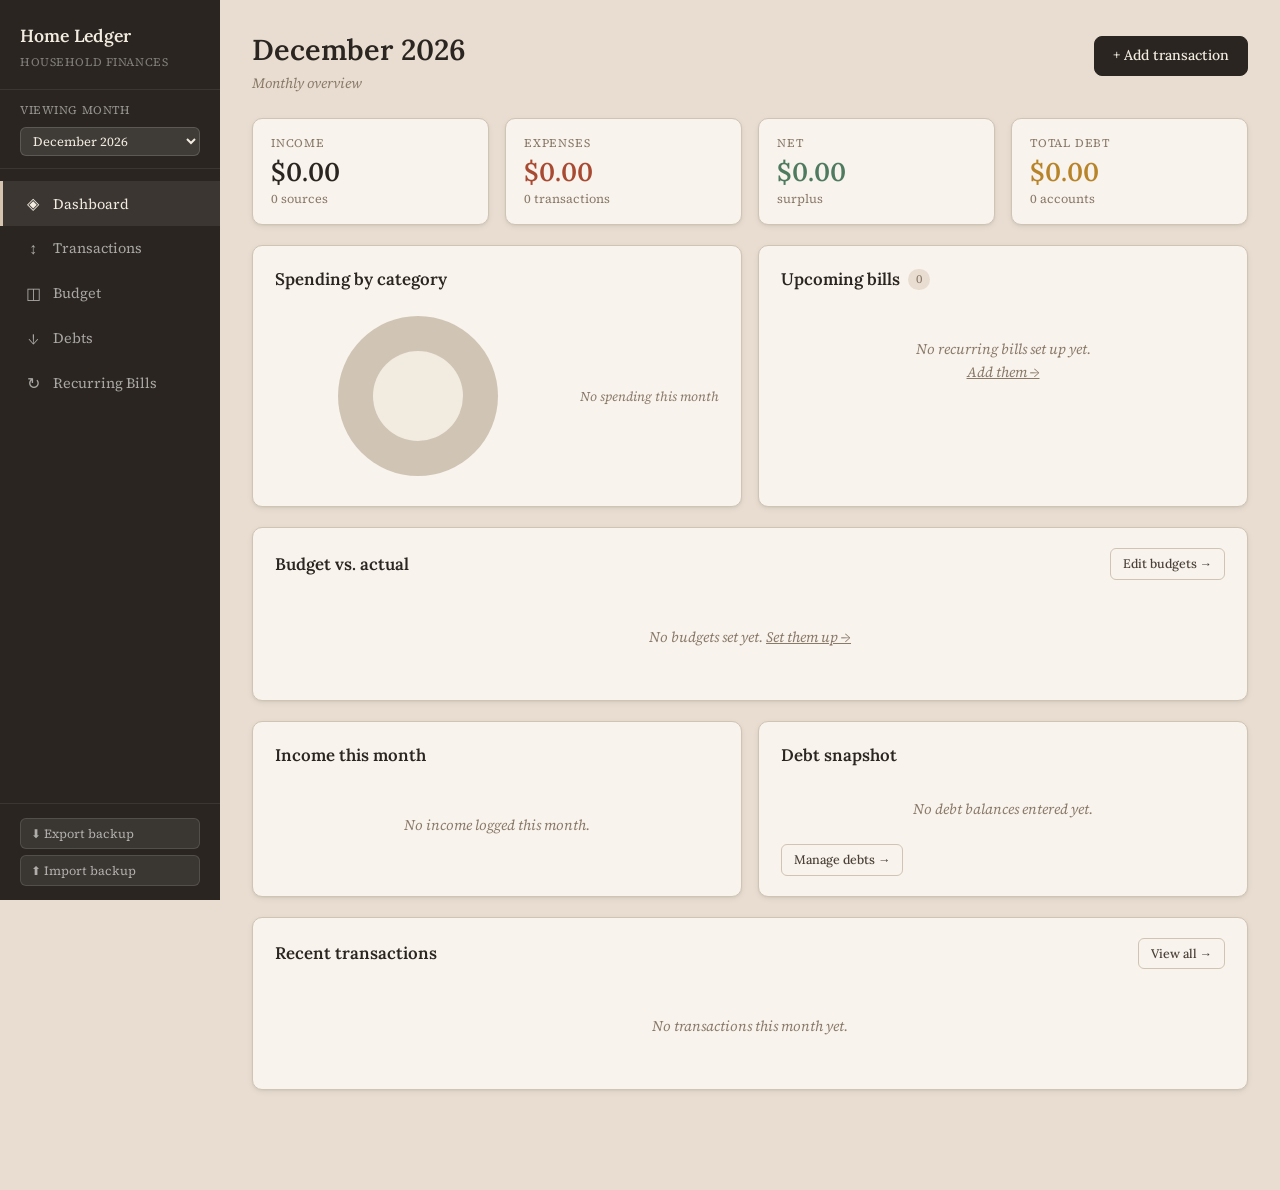
<file: index.html>
<!DOCTYPE html>
<html lang="en">
<head>
<meta charset="UTF-8">
<meta name="viewport" content="width=device-width, initial-scale=1.0">
<title>Home Ledger — Dashboard</title>
<link rel="stylesheet" href="css/style.css">
</head>
<body>

<!-- ── Sidebar ─────────────────────────────────────────────── -->
<aside class="sidebar">
  <div class="sidebar-brand">
    <span class="brand-name">Home Ledger</span>
    <span class="brand-sub">household finances</span>
  </div>
  <div class="sidebar-month">
    <div style="color:rgba(255,255,255,.5); font-size:.72rem; text-transform:uppercase; letter-spacing:.05em; margin-bottom:4px;">Viewing month</div>
    <select id="globalMonthPicker"></select>
  </div>
  <nav>
    <a href="index.html" class="nav-link active"><span class="nav-icon">◈</span> Dashboard</a>
    <a href="transactions.html" class="nav-link"><span class="nav-icon">↕</span> Transactions</a>
    <a href="budget.html" class="nav-link"><span class="nav-icon">◫</span> Budget</a>
    <a href="debts.html" class="nav-link"><span class="nav-icon">↓</span> Debts</a>
    <a href="recurring.html" class="nav-link"><span class="nav-icon">↻</span> Recurring Bills</a>
  </nav>
  <div class="sidebar-footer">
    <button id="exportBtn">⬇ Export backup</button>
    <button id="importBtn">⬆ Import backup</button>
    <input type="file" id="importFile" accept=".json" style="display:none">
  </div>
</aside>

<!-- ── Main ────────────────────────────────────────────────── -->
<main class="main">

  <div class="page-header">
    <div>
      <h1 id="dashTitle">Dashboard</h1>
      <div class="page-sub" id="dashSub"></div>
    </div>
    <div class="flex gap-8 flex-wrap">
      <a href="transactions.html#new" class="btn primary">+ Add transaction</a>
    </div>
  </div>

  <!-- Stat tiles -->
  <div class="grid-4 section-gap" id="statTiles"></div>

  <!-- Row: spending chart + upcoming bills -->
  <div class="grid-2 section-gap">
    <div class="card">
      <h2>Spending by category</h2>
      <div style="display:flex; gap:20px; align-items:center; flex-wrap:wrap;">
        <div class="pie-wrap">
          <canvas id="pieChart" width="180" height="180"></canvas>
        </div>
        <div class="pie-legend" id="pieLegend"></div>
      </div>
    </div>

    <div class="card">
      <h2>Upcoming bills <span class="card-count" id="upcomingCount">0</span></h2>
      <div id="upcomingBills"></div>
    </div>
  </div>

  <!-- Budget overview -->
  <div class="card section-gap">
    <div class="flex-between" style="margin-bottom:14px;">
      <h2 style="margin:0;">Budget vs. actual</h2>
      <a href="budget.html" class="btn sm">Edit budgets →</a>
    </div>
    <div id="budgetOverview"></div>
  </div>

  <!-- Row: income + debt summary -->
  <div class="grid-2 section-gap">
    <div class="card">
      <h2>Income this month</h2>
      <div id="incomeBreakdown"></div>
    </div>
    <div class="card">
      <h2>Debt snapshot</h2>
      <div id="debtSnapshot"></div>
      <a href="debts.html" class="btn sm mt-8">Manage debts →</a>
    </div>
  </div>

  <!-- Recent transactions -->
  <div class="card section-gap">
    <div class="flex-between" style="margin-bottom:14px;">
      <h2 style="margin:0;">Recent transactions</h2>
      <a href="transactions.html" class="btn sm">View all →</a>
    </div>
    <div id="recentTx"></div>
  </div>

</main>

<script src="js/data.js"></script>
<script>
const db = loadData();

// ── Month picker ───────────────────────────────────────────────
function buildMonthOptions() {
  const picker = document.getElementById('globalMonthPicker');
  // Generate last 18 months + next 3
  const months = [];
  const now = new Date();
  for (let i = -3; i <= 18; i++) {
    const d = new Date(now.getFullYear(), now.getMonth() - i, 1);
    months.push(d.toISOString().slice(0,7));
  }
  // also include any months that have data
  db.transactions.forEach(t => { if (!months.includes(monthKey(t.date))) months.push(monthKey(t.date)); });
  db.income.forEach(i => { if (!months.includes(monthKey(i.date))) months.push(monthKey(i.date)); });
  months.sort().reverse();
  picker.innerHTML = months.map(m => `<option value="${m}" ${m===currentMonthKey()?'selected':''}>${monthLabel(m)}</option>`).join('');
}

function getViewMonth() {
  return document.getElementById('globalMonthPicker').value || currentMonthKey();
}

document.getElementById('globalMonthPicker').addEventListener('change', renderAll);

// ── Stat tiles ─────────────────────────────────────────────────
function renderStats(mk) {
  const txs = getMonthTransactions(db, mk);
  const inc = getMonthIncome(db, mk);
  const totalInc = totalIncome(inc);
  const totalExp = totalExpenses(txs);
  const net = totalInc - totalExp;
  const totalDebt = db.debts.reduce((s,d) => s + d.balance, 0);

  document.getElementById('dashTitle').textContent = monthLabel(mk);
  document.getElementById('dashSub').textContent = 'Monthly overview';

  document.getElementById('statTiles').innerHTML = `
    <div class="stat-tile ${totalInc>0?'positive':''}">
      <div class="label">Income</div>
      <div class="value">${fmtMoney(totalInc)}</div>
      <div class="sub">${inc.length} source${inc.length!==1?'s':''}</div>
    </div>
    <div class="stat-tile negative">
      <div class="label">Expenses</div>
      <div class="value">${fmtMoney(totalExp)}</div>
      <div class="sub">${txs.filter(t=>t.type==='expense').length} transactions</div>
    </div>
    <div class="stat-tile ${net>=0?'positive':'negative'}">
      <div class="label">Net</div>
      <div class="value">${fmtMoneyRaw(net)}</div>
      <div class="sub">${net>=0?'surplus':'shortfall'}</div>
    </div>
    <div class="stat-tile warning">
      <div class="label">Total debt</div>
      <div class="value">${fmtMoney(totalDebt)}</div>
      <div class="sub">${db.debts.filter(d=>d.balance>0).length} accounts</div>
    </div>
  `;
}

// ── Pie chart ──────────────────────────────────────────────────
function renderPie(mk) {
  const txs = getMonthTransactions(db, mk);
  const bycat = spendByCategory(txs);
  const cats = CATEGORIES.filter(c => (bycat[c.id]||0) > 0).sort((a,b)=>(bycat[b.id]||0)-(bycat[a.id]||0));

  const canvas = document.getElementById('pieChart');
  const ctx = canvas.getContext('2d');
  const total = Object.values(bycat).reduce((s,v)=>s+v,0);

  ctx.clearRect(0,0,180,180);

  if (cats.length === 0) {
    ctx.fillStyle = '#D0C4B4';
    ctx.beginPath(); ctx.arc(90,90,80,0,Math.PI*2); ctx.fill();
    ctx.fillStyle = '#F2EBE0';
    ctx.beginPath(); ctx.arc(90,90,45,0,Math.PI*2); ctx.fill();
    document.getElementById('pieLegend').innerHTML = '<span style="color:var(--ink-light);font-style:italic;font-size:.82rem;">No spending this month</span>';
    return;
  }

  let start = -Math.PI/2;
  cats.forEach(c => {
    const pct = (bycat[c.id]||0) / total;
    const end = start + pct * Math.PI * 2;
    ctx.beginPath();
    ctx.moveTo(90,90);
    ctx.arc(90,90,85,start,end);
    ctx.closePath();
    ctx.fillStyle = c.color;
    ctx.fill();
    start = end;
  });
  // donut hole
  ctx.beginPath(); ctx.arc(90,90,44,0,Math.PI*2);
  ctx.fillStyle = '#F8F3EC'; ctx.fill();

  // total in center
  ctx.fillStyle = '#2A2520';
  ctx.font = 'bold 13px serif';
  ctx.textAlign = 'center';
  ctx.fillText(fmtMoney(total), 90, 94);

  document.getElementById('pieLegend').innerHTML = cats.slice(0,10).map(c =>
    `<div class="pie-legend-item">
      <span class="pie-legend-dot" style="background:${c.color}"></span>
      <span>${c.label}</span>
      <span class="text-muted" style="margin-left:auto;padding-left:8px;">${fmtMoney(bycat[c.id]||0)}</span>
    </div>`
  ).join('');
}

// ── Upcoming bills ─────────────────────────────────────────────
function renderUpcoming() {
  const today = new Date();
  const dom = today.getDate();
  const active = db.recurring.filter(r => r.active !== false);
  const sorted = active.map(r => {
    let daysUntil = r.dueDay - dom;
    if (daysUntil < 0) daysUntil += 31;
    return { ...r, daysUntil };
  }).sort((a,b) => a.daysUntil - b.daysUntil);

  document.getElementById('upcomingCount').textContent = active.length;

  if (sorted.length === 0) {
    document.getElementById('upcomingBills').innerHTML = '<div class="empty-state">No recurring bills set up yet.<br><a href="recurring.html" style="color:var(--ink-light);">Add them →</a></div>';
    return;
  }

  document.getElementById('upcomingBills').innerHTML = sorted.slice(0,7).map(r => {
    const cls = r.daysUntil === 0 ? 'overdue' : r.daysUntil <= 5 ? 'soon' : 'ok';
    const label = r.daysUntil === 0 ? 'Due today' : r.daysUntil === 1 ? 'Tomorrow' : `${r.daysUntil}d`;
    return `<div class="recurring-item">
      <div>
        <div class="ri-name">${escHtml(r.label)}</div>
        <div class="ri-meta">Day ${r.dueDay} · ${fmtMoney(r.amount)}</div>
      </div>
      <span class="due-badge ${cls}">${label}</span>
    </div>`;
  }).join('');
}

// ── Budget overview ────────────────────────────────────────────
function renderBudgetOverview(mk) {
  const txs = getMonthTransactions(db, mk);
  const bycat = spendByCategory(txs);
  const budgeted = CATEGORIES.filter(c => (db.budgets[c.id]||0) > 0 || (bycat[c.id]||0) > 0);

  if (budgeted.length === 0) {
    document.getElementById('budgetOverview').innerHTML = '<div class="empty-state">No budgets set yet. <a href="budget.html" style="color:var(--ink-light);">Set them up →</a></div>';
    return;
  }

  document.getElementById('budgetOverview').innerHTML = budgeted.map(c => {
    const spent = bycat[c.id] || 0;
    const budget = db.budgets[c.id] || 0;
    const pct = budget > 0 ? Math.min(110, (spent/budget)*100) : 0;
    const over = budget > 0 && spent > budget;
    const warn = budget > 0 && pct >= 80 && !over;
    const remaining = budget - spent;

    return `<div class="budget-row">
      <div class="cat-label">
        <span class="cat-icon">${c.icon}</span>
        <span>${c.label}</span>
      </div>
      <div class="bar-track">
        <div class="bar-fill ${over?'over':warn?'warn':''}" style="width:${pct}%;background:${c.color}"></div>
      </div>
      <div class="amounts ${over?'over':''}">
        <span class="spent">${fmtMoney(spent)}</span>
        ${budget > 0
          ? `<span> / ${fmtMoney(budget)}</span>`
          : '<span class="text-muted"> (no budget)</span>'
        }
        ${over ? `<br><span style="color:var(--red);font-size:.7rem;">+${fmtMoney(Math.abs(remaining))} over</span>` : ''}
      </div>
    </div>`;
  }).join('');
}

// ── Income breakdown ───────────────────────────────────────────
function renderIncome(mk) {
  const inc = getMonthIncome(db, mk);
  const el = document.getElementById('incomeBreakdown');
  if (inc.length === 0) {
    el.innerHTML = '<div class="empty-state">No income logged this month.</div>';
    return;
  }
  const bySource = {};
  inc.forEach(i => { bySource[i.source] = (bySource[i.source]||0) + i.amount; });
  const total = totalIncome(inc);
  el.innerHTML = `
    ${Object.entries(bySource).map(([src,amt]) => {
      const label = INCOME_SOURCES.find(s=>s.id===src)?.label || src;
      const pct = Math.round((amt/total)*100);
      return `<div style="margin-bottom:10px;">
        <div class="flex-between text-sm mb-1">
          <span>${label}</span><span class="bold">${fmtMoney(amt)}</span>
        </div>
        <div class="bar-track">
          <div class="bar-fill" style="width:${pct}%;background:var(--green)"></div>
        </div>
      </div>`;
    }).join('')}
    <div class="flex-between bold mt-8" style="padding-top:8px;border-top:1px solid var(--tan-dark);">
      <span>Total</span><span class="green">${fmtMoney(total)}</span>
    </div>
  `;
}

// ── Debt snapshot ──────────────────────────────────────────────
function renderDebtSnapshot() {
  const debts = db.debts.filter(d => d.balance > 0);
  const el = document.getElementById('debtSnapshot');
  if (debts.length === 0) {
    el.innerHTML = '<div class="empty-state" style="padding:16px 0;">No debt balances entered yet.</div>';
    return;
  }
  const total = debts.reduce((s,d)=>s+d.balance,0);
  const totalLimit = debts.reduce((s,d)=>s+(d.limit||0),0);
  const utilPct = totalLimit > 0 ? Math.round((total/totalLimit)*100) : null;
  el.innerHTML = `
    <div class="flex-between text-sm mb-1">
      <span>${debts.length} accounts with balances</span>
      <span class="bold red">${fmtMoney(total)}</span>
    </div>
    <div class="bar-track" style="margin-bottom:12px;">
      <div class="bar-fill over" style="width:${Math.min(100,utilPct||0)}%;background:var(--red)"></div>
    </div>
    ${utilPct!==null ? `<div class="text-xs text-muted mb-8">${utilPct}% credit utilization</div>` : ''}
    ${debts.slice(0,4).map(d => `
      <div class="flex-between text-sm" style="padding:4px 0;">
        <span>${escHtml(d.label)}</span>
        <span class="bold">${fmtMoney(d.balance)}</span>
      </div>
    `).join('')}
    ${debts.length > 4 ? `<div class="text-xs text-muted mt-4">+${debts.length-4} more</div>` : ''}
  `;
}

// ── Recent transactions ────────────────────────────────────────
function renderRecent(mk) {
  const txs = [...getMonthTransactions(db, mk), ...getMonthIncome(db, mk).map(i=>({...i,type:'income',category:'income'}))]
    .sort((a,b)=>b.date.localeCompare(a.date)).slice(0,10);
  const el = document.getElementById('recentTx');

  if (txs.length === 0) {
    el.innerHTML = '<div class="empty-state">No transactions this month yet.</div>';
    return;
  }

  el.innerHTML = `<table class="data-table">
    <thead><tr>
      <th>Date</th><th>Note</th><th>Category</th><th class="text-right">Amount</th>
    </tr></thead>
    <tbody>
    ${txs.map(t => {
      const cat = t.type==='income'
        ? { label:'Income', color:'var(--green)', icon:'↑' }
        : categoryById(t.category);
      const isIncome = t.type==='income';
      return `<tr>
        <td class="text-muted">${fmtDate(t.date)}</td>
        <td>${escHtml(t.note||t.source||'—')}</td>
        <td><span class="cat-chip" style="background:${cat.color}">${cat.icon} ${cat.label}</span></td>
        <td class="text-right ${isIncome?'amount-income':'amount-expense'}">${isIncome?'+':'−'}${fmtMoney(t.amount)}</td>
      </tr>`;
    }).join('')}
    </tbody>
  </table>`;
}

function fmtDate(iso) {
  const d = new Date(iso + 'T12:00:00');
  return d.toLocaleDateString('en-US', { month:'short', day:'numeric' });
}
function escHtml(s) {
  const d = document.createElement('div'); d.textContent = s||''; return d.innerHTML;
}

// ── Export / import ────────────────────────────────────────────
document.getElementById('exportBtn').addEventListener('click', () => exportData(db));
document.getElementById('importBtn').addEventListener('click', () => document.getElementById('importFile').click());
document.getElementById('importFile').addEventListener('change', e => {
  const f = e.target.files[0]; if (!f) return;
  const r = new FileReader();
  r.onload = ev => {
    try {
      const imported = JSON.parse(ev.target.result);
      Object.assign(db, imported);
      saveData(db);
      renderAll();
    } catch { alert('Could not read backup file.'); }
  };
  r.readAsText(f);
  e.target.value = '';
});

// ── Main render ────────────────────────────────────────────────
function renderAll() {
  const mk = getViewMonth();
  renderStats(mk);
  renderPie(mk);
  renderUpcoming();
  renderBudgetOverview(mk);
  renderIncome(mk);
  renderDebtSnapshot();
  renderRecent(mk);
}

buildMonthOptions();
renderAll();
</script>
</body>
</html>
</file>
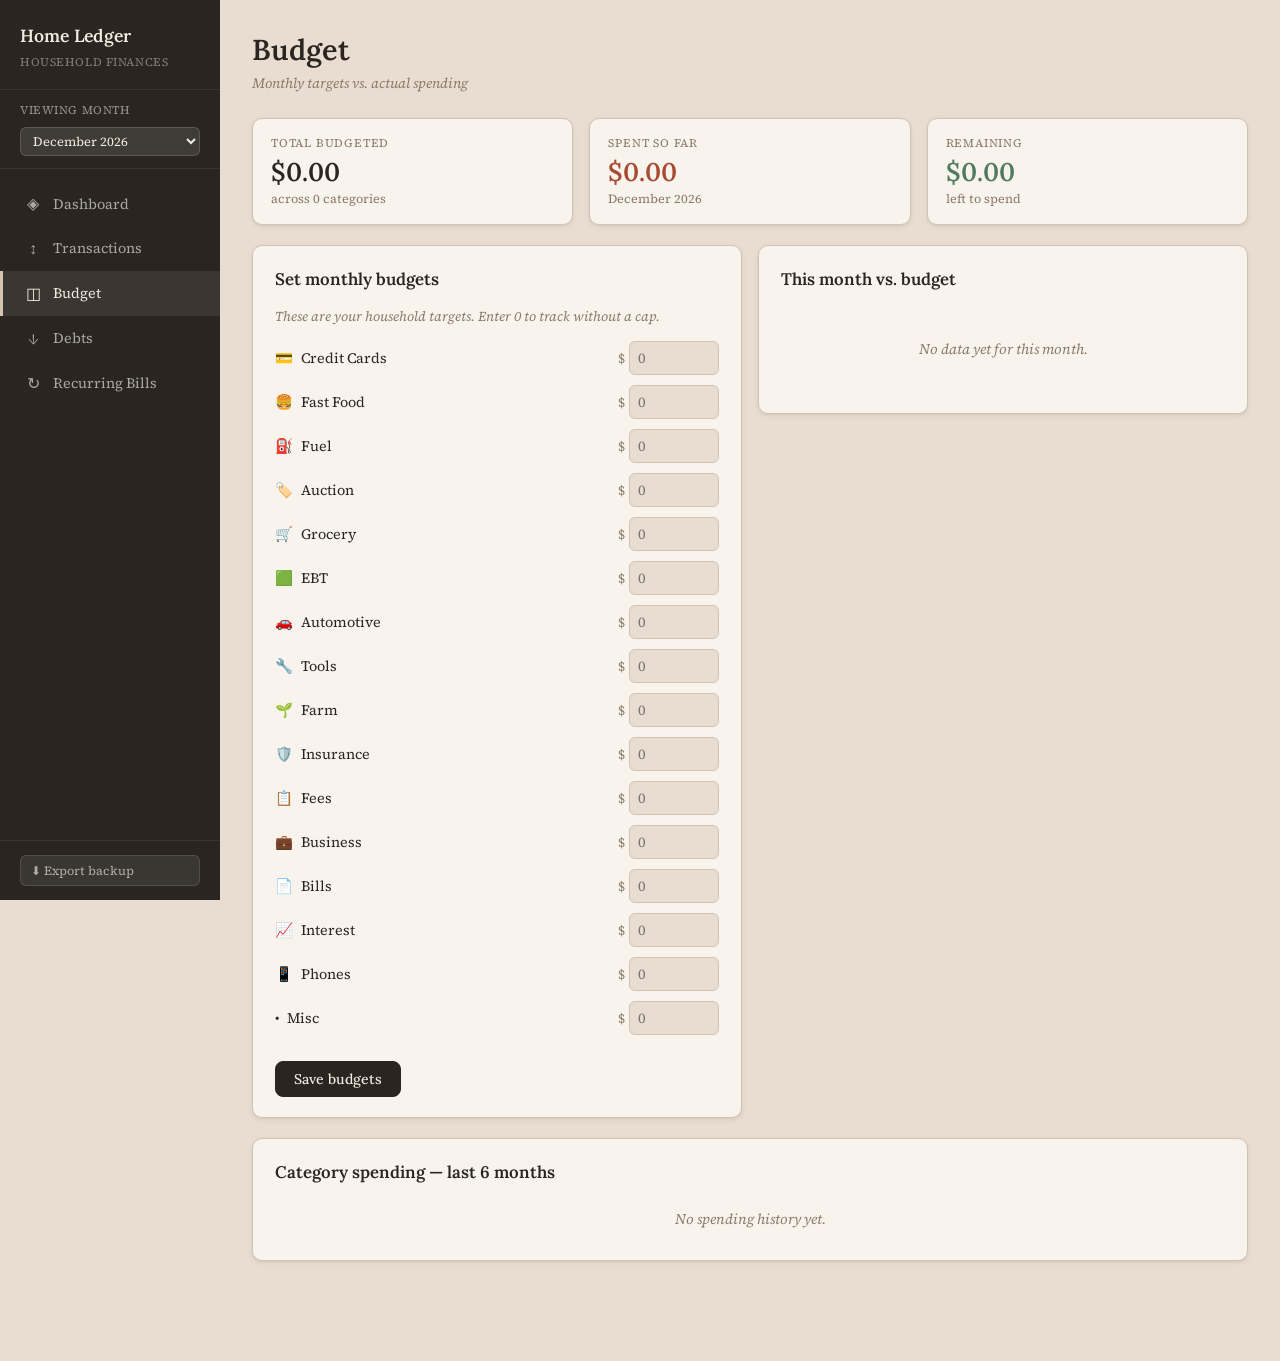
<file: budget.html>
<!DOCTYPE html>
<html lang="en">
<head>
<meta charset="UTF-8">
<meta name="viewport" content="width=device-width, initial-scale=1.0">
<title>Home Ledger — Budget</title>
<link rel="stylesheet" href="css/style.css">
</head>
<body>

<aside class="sidebar">
  <div class="sidebar-brand">
    <span class="brand-name">Home Ledger</span>
    <span class="brand-sub">household finances</span>
  </div>
  <div class="sidebar-month">
    <div style="color:rgba(255,255,255,.5); font-size:.72rem; text-transform:uppercase; letter-spacing:.05em; margin-bottom:4px;">Viewing month</div>
    <select id="globalMonthPicker"></select>
  </div>
  <nav>
    <a href="index.html" class="nav-link"><span class="nav-icon">◈</span> Dashboard</a>
    <a href="transactions.html" class="nav-link"><span class="nav-icon">↕</span> Transactions</a>
    <a href="budget.html" class="nav-link active"><span class="nav-icon">◫</span> Budget</a>
    <a href="debts.html" class="nav-link"><span class="nav-icon">↓</span> Debts</a>
    <a href="recurring.html" class="nav-link"><span class="nav-icon">↻</span> Recurring Bills</a>
  </nav>
  <div class="sidebar-footer">
    <button id="exportBtn">⬇ Export backup</button>
  </div>
</aside>

<main class="main">
  <div class="page-header">
    <div><h1>Budget</h1><div class="page-sub">Monthly targets vs. actual spending</div></div>
  </div>

  <!-- Summary tiles -->
  <div class="grid-3 section-gap" id="budgetTiles"></div>

  <!-- Budget editor -->
  <div class="grid-2 section-gap" style="align-items:start;">

    <div class="card">
      <h2>Set monthly budgets</h2>
      <p style="font-size:.85rem; color:var(--ink-light); margin:0 0 14px; font-style:italic;">
        These are your household targets. Enter 0 to track without a cap.
      </p>
      <div id="budgetEditor"></div>
      <button class="btn primary mt-16" id="saveBudgetsBtn">Save budgets</button>
    </div>

    <div class="card">
      <h2>This month vs. budget</h2>
      <div id="budgetActual"></div>
    </div>

  </div>

  <!-- Month-over-month table -->
  <div class="card section-gap">
    <h2>Category spending — last 6 months</h2>
    <div style="overflow-x:auto;">
      <table class="data-table" id="historyTable"></table>
    </div>
  </div>

</main>

<script src="js/data.js"></script>
<script>
const db = loadData();

function buildMonthOptions() {
  const picker = document.getElementById('globalMonthPicker');
  const months = [];
  const now = new Date();
  for (let i=-3; i<=18; i++) {
    const d = new Date(now.getFullYear(), now.getMonth()-i, 1);
    months.push(d.toISOString().slice(0,7));
  }
  db.transactions.forEach(t => { if (!months.includes(monthKey(t.date))) months.push(monthKey(t.date)); });
  months.sort().reverse();
  picker.innerHTML = months.map(m => `<option value="${m}" ${m===currentMonthKey()?'selected':''}>${monthLabel(m)}</option>`).join('');
}
function getViewMonth() { return document.getElementById('globalMonthPicker').value || currentMonthKey(); }
document.getElementById('globalMonthPicker').addEventListener('change', renderAll);

// ── Budget editor ──────────────────────────────────────────────
function renderBudgetEditor() {
  const ed = document.getElementById('budgetEditor');
  ed.innerHTML = CATEGORIES.map(c => `
    <div style="display:grid; grid-template-columns:1fr auto; gap:10px; align-items:center; margin-bottom:10px;">
      <div style="display:flex; align-items:center; gap:8px; font-size:.9rem;">
        <span>${c.icon}</span><span>${c.label}</span>
      </div>
      <div style="display:flex; align-items:center; gap:4px;">
        <span style="color:var(--ink-light); font-size:.85rem;">$</span>
        <input type="number" class="budget-input" data-cat="${c.id}"
          value="${db.budgets[c.id]||''}"
          min="0" step="1"
          style="width:90px; padding:6px 8px; border:1px solid var(--border); border-radius:6px; background:var(--tan); font-family:var(--font-body); font-size:.9rem;"
          placeholder="0">
      </div>
    </div>
  `).join('');
}

document.getElementById('saveBudgetsBtn').addEventListener('click', () => {
  document.querySelectorAll('.budget-input').forEach(inp => {
    const v = parseFloat(inp.value);
    db.budgets[inp.dataset.cat] = isNaN(v) || v <= 0 ? 0 : v;
  });
  saveData(db);
  renderAll();
  document.getElementById('saveBudgetsBtn').textContent = '✓ Saved';
  setTimeout(() => document.getElementById('saveBudgetsBtn').textContent = 'Save budgets', 1500);
});

// ── Actual vs budget ───────────────────────────────────────────
function renderActual(mk) {
  const txs = getMonthTransactions(db, mk);
  const bycat = spendByCategory(txs);
  const cats = CATEGORIES.filter(c => (bycat[c.id]||0)>0 || (db.budgets[c.id]||0)>0);

  const totalBudget = CATEGORIES.reduce((s,c) => s+(db.budgets[c.id]||0), 0);
  const totalSpent = totalExpenses(txs);
  const remaining = totalBudget - totalSpent;

  // tiles
  document.getElementById('budgetTiles').innerHTML = `
    <div class="stat-tile">
      <div class="label">Total budgeted</div>
      <div class="value">${fmtMoney(totalBudget)}</div>
      <div class="sub">across ${CATEGORIES.filter(c=>db.budgets[c.id]>0).length} categories</div>
    </div>
    <div class="stat-tile negative">
      <div class="label">Spent so far</div>
      <div class="value">${fmtMoney(totalSpent)}</div>
      <div class="sub">${monthLabel(mk)}</div>
    </div>
    <div class="stat-tile ${remaining>=0?'positive':'negative'}">
      <div class="label">${remaining>=0?'Remaining':'Over budget'}</div>
      <div class="value">${fmtMoney(Math.abs(remaining))}</div>
      <div class="sub">${remaining>=0?'left to spend':'exceeded target'}</div>
    </div>
  `;

  if (cats.length === 0) {
    document.getElementById('budgetActual').innerHTML = '<div class="empty-state">No data yet for this month.</div>';
    return;
  }

  document.getElementById('budgetActual').innerHTML = cats.sort((a,b)=>(bycat[b.id]||0)-(bycat[a.id]||0)).map(c => {
    const spent = bycat[c.id]||0;
    const budget = db.budgets[c.id]||0;
    const pct = budget>0 ? Math.min(110,(spent/budget)*100) : 0;
    const over = budget>0 && spent>budget;
    const warn = !over && budget>0 && pct>=80;
    const left = budget - spent;
    return `<div class="budget-row">
      <div class="cat-label"><span>${c.icon}</span><span>${c.label}</span></div>
      <div>
        <div class="bar-track">
          <div class="bar-fill ${over?'over':warn?'warn':''}" style="width:${pct}%;background:${c.color}"></div>
        </div>
        ${budget>0 ? `<div style="font-size:.68rem;color:var(--ink-light);margin-top:2px;">
          ${over ? `<span style="color:var(--red);">$${(Math.abs(left)).toFixed(0)} over</span>` : `$${left.toFixed(0)} left`}
        </div>` : ''}
      </div>
      <div class="amounts ${over?'over':''}">
        <span class="spent">${fmtMoney(spent)}</span>
        ${budget>0 ? `<span> / ${fmtMoney(budget)}</span>` : '<span class="text-muted"> unbudgeted</span>'}
      </div>
    </div>`;
  }).join('');
}

// ── History table ──────────────────────────────────────────────
function renderHistory() {
  const now = new Date();
  const months = [];
  for (let i=5; i>=0; i--) {
    const d = new Date(now.getFullYear(), now.getMonth()-i, 1);
    months.push(d.toISOString().slice(0,7));
  }

  const usedCats = new Set();
  months.forEach(mk => {
    const bycat = spendByCategory(getMonthTransactions(db, mk));
    Object.keys(bycat).forEach(c => usedCats.add(c));
  });

  const table = document.getElementById('historyTable');
  if (usedCats.size === 0) {
    table.innerHTML = '<tr><td class="empty-state">No spending history yet.</td></tr>';
    return;
  }

  const usedCatList = CATEGORIES.filter(c => usedCats.has(c.id));

  table.innerHTML = `
    <thead>
      <tr>
        <th>Category</th>
        ${months.map(mk => `<th class="text-right" style="white-space:nowrap;">${monthLabel(mk).split(' ')[0].slice(0,3)} ${monthLabel(mk).split(' ')[1]}</th>`).join('')}
      </tr>
    </thead>
    <tbody>
      ${usedCatList.map(c => {
        const cells = months.map(mk => {
          const bycat = spendByCategory(getMonthTransactions(db, mk));
          const v = bycat[c.id]||0;
          return `<td class="text-right" style="color:${v>0?'var(--ink)':'var(--ink-light)'};">${v>0?fmtMoney(v):'—'}</td>`;
        }).join('');
        return `<tr>
          <td><span style="display:flex;align-items:center;gap:6px;"><span>${c.icon}</span><span>${c.label}</span></span></td>
          ${cells}
        </tr>`;
      }).join('')}
      <tr style="font-weight:600; border-top: 2px solid var(--border);">
        <td>Total</td>
        ${months.map(mk => {
          const total = totalExpenses(getMonthTransactions(db, mk));
          return `<td class="text-right">${total>0?fmtMoney(total):'—'}</td>`;
        }).join('')}
      </tr>
    </tbody>
  `;
}

document.getElementById('exportBtn').addEventListener('click', () => exportData(db));

function renderAll() {
  const mk = getViewMonth();
  renderBudgetEditor();
  renderActual(mk);
  renderHistory();
}

buildMonthOptions();
renderAll();
</script>
</body>
</html>
</file>
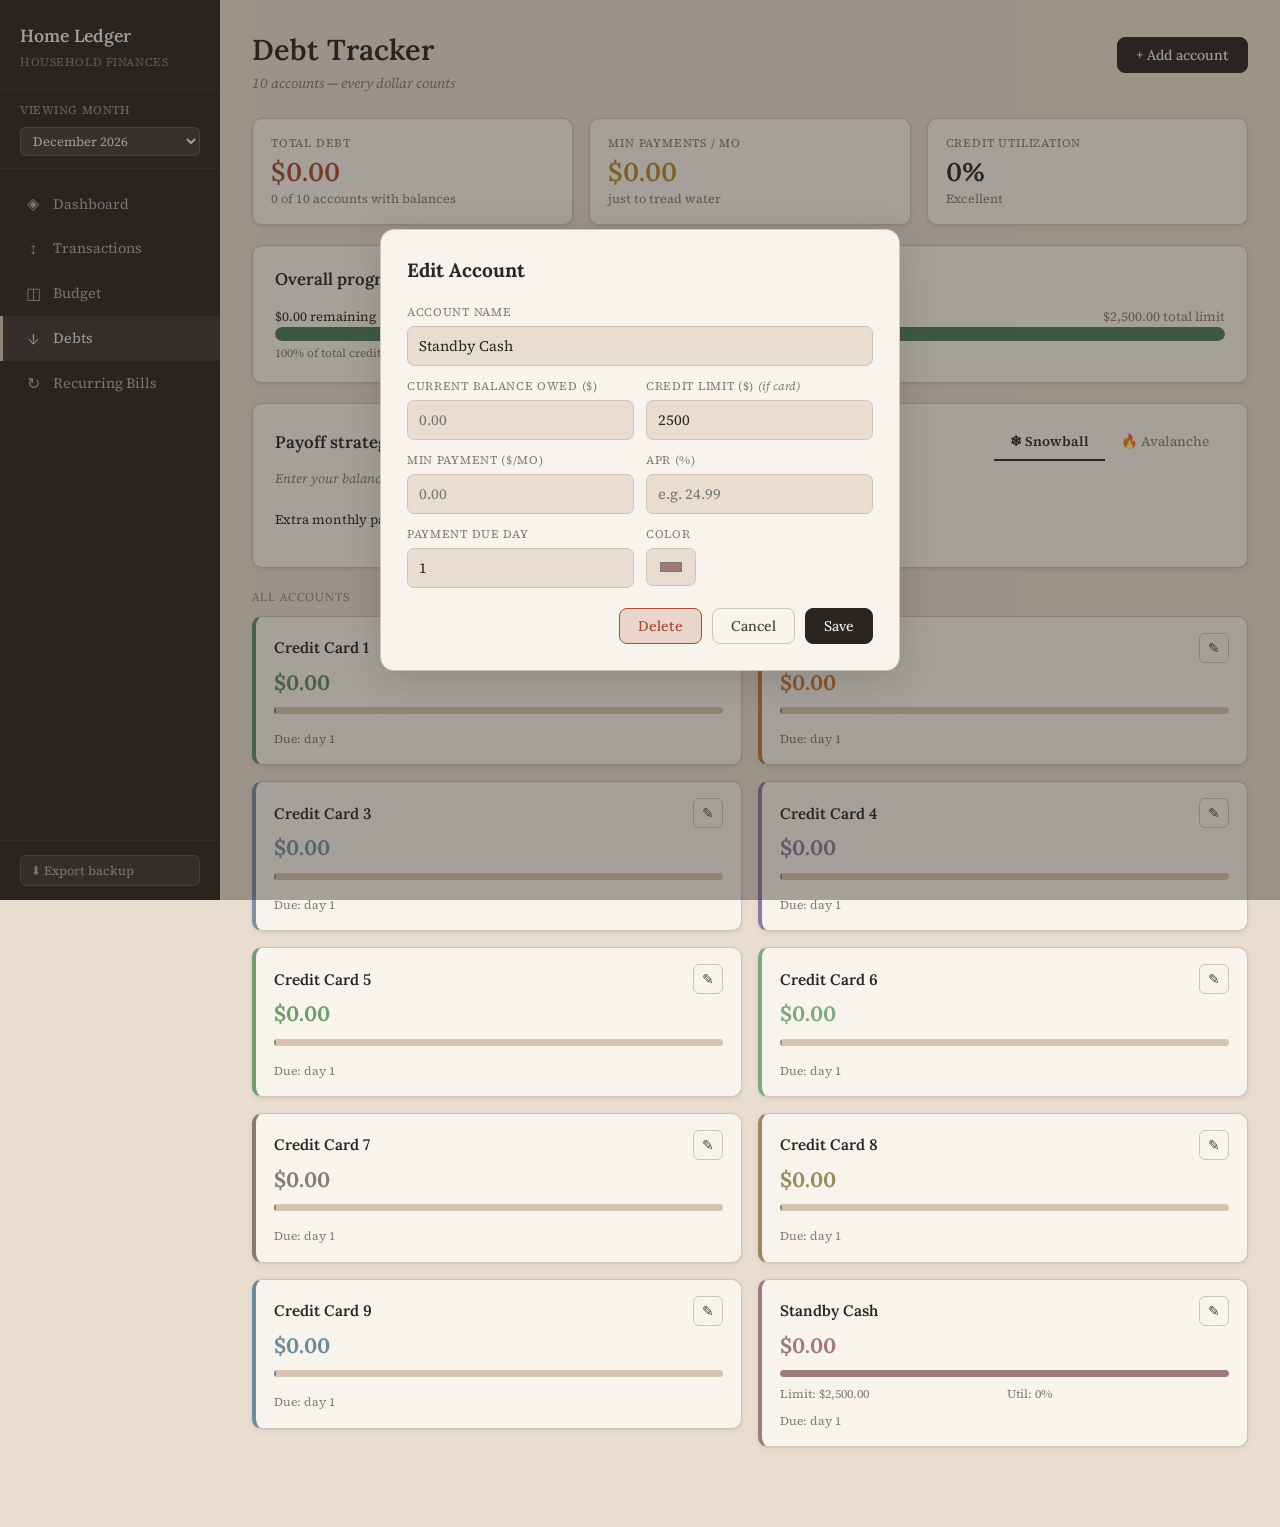
<file: debts.html>
<!DOCTYPE html>
<html lang="en">
<head>
<meta charset="UTF-8">
<meta name="viewport" content="width=device-width, initial-scale=1.0">
<title>Home Ledger — Debts</title>
<link rel="stylesheet" href="css/style.css">
</head>
<body>

<aside class="sidebar">
  <div class="sidebar-brand">
    <span class="brand-name">Home Ledger</span>
    <span class="brand-sub">household finances</span>
  </div>
  <div class="sidebar-month">
    <div style="color:rgba(255,255,255,.5); font-size:.72rem; text-transform:uppercase; letter-spacing:.05em; margin-bottom:4px;">Viewing month</div>
    <select id="globalMonthPicker"></select>
  </div>
  <nav>
    <a href="index.html" class="nav-link"><span class="nav-icon">◈</span> Dashboard</a>
    <a href="transactions.html" class="nav-link"><span class="nav-icon">↕</span> Transactions</a>
    <a href="budget.html" class="nav-link"><span class="nav-icon">◫</span> Budget</a>
    <a href="debts.html" class="nav-link active"><span class="nav-icon">↓</span> Debts</a>
    <a href="recurring.html" class="nav-link"><span class="nav-icon">↻</span> Recurring Bills</a>
  </nav>
  <div class="sidebar-footer">
    <button id="exportBtn">⬇ Export backup</button>
  </div>
</aside>

<main class="main">
  <div class="page-header">
    <div><h1>Debt Tracker</h1><div class="page-sub">10 accounts — every dollar counts</div></div>
    <button class="btn primary" id="addDebtBtn">+ Add account</button>
  </div>

  <!-- Summary tiles -->
  <div class="grid-3 section-gap" id="debtTiles"></div>

  <!-- Progress bar — total payoff -->
  <div class="card section-gap" id="totalProgressCard"></div>

  <!-- Strategy picker -->
  <div class="card section-gap">
    <div class="flex-between flex-wrap gap-8">
      <h2 style="margin:0;">Payoff strategy</h2>
      <div class="inner-tabs" style="margin:0; border:none;">
        <button class="inner-tab active" id="tabSnowball">❄ Snowball</button>
        <button class="inner-tab" id="tabAvalanche">🔥 Avalanche</button>
      </div>
    </div>
    <p class="text-sm text-muted italic" id="strategyDesc" style="margin:8px 0 0;"></p>
    <div id="strategyList" style="margin-top:14px;"></div>
    <div style="margin-top:14px; display:flex; align-items:center; gap:10px; flex-wrap:wrap;">
      <label class="text-sm">Extra monthly payment:</label>
      <div style="display:flex; align-items:center; gap:4px;">
        <span style="color:var(--ink-light);">$</span>
        <input type="number" id="extraPayment" value="0" min="0" step="10"
          style="width:90px;padding:6px 8px;border:1px solid var(--border);border-radius:6px;background:var(--tan);font-family:var(--font-body);">
      </div>
      <button class="btn sm" id="calcPayoffBtn">Calculate payoff</button>
    </div>
    <div id="payoffEstimate" style="margin-top:12px;"></div>
  </div>

  <!-- Debt cards -->
  <div class="section-title">All accounts</div>
  <div class="grid-2" id="debtGrid" style="align-items:start;"></div>

</main>

<!-- Add / Edit debt modal -->
<div class="modal-overlay" id="debtModal">
  <div class="modal">
    <h2 id="debtModalTitle">Add Debt Account</h2>
    <input type="hidden" id="debtId">
    <div class="form-grid">
      <div class="field" style="grid-column:1/-1;">
        <label>Account name</label>
        <input type="text" id="dLabel" placeholder="e.g. Chase Sapphire, Capital One">
      </div>
      <div class="field">
        <label>Current balance owed ($)</label>
        <input type="number" id="dBalance" min="0" step="0.01" placeholder="0.00">
      </div>
      <div class="field">
        <label>Credit limit ($) <span style="text-transform:none;letter-spacing:0;font-style:italic;">(if card)</span></label>
        <input type="number" id="dLimit" min="0" step="1" placeholder="0">
      </div>
      <div class="field">
        <label>Min payment ($/mo)</label>
        <input type="number" id="dMin" min="0" step="0.01" placeholder="0.00">
      </div>
      <div class="field">
        <label>APR (%)</label>
        <input type="number" id="dApr" min="0" step="0.1" placeholder="e.g. 24.99">
      </div>
      <div class="field">
        <label>Payment due day</label>
        <input type="number" id="dDueDay" min="1" max="31" placeholder="e.g. 15">
      </div>
      <div class="field">
        <label>Color</label>
        <input type="color" id="dColor" value="#5C8A6E" style="height:38px;">
      </div>
    </div>
    <div class="modal-actions">
      <button class="btn danger" id="debtDeleteBtn" style="display:none;">Delete</button>
      <button class="btn" id="debtCancelBtn">Cancel</button>
      <button class="btn primary" id="debtSaveBtn">Save</button>
    </div>
  </div>
</div>

<script src="js/data.js"></script>
<script>
const db = loadData();
let activeStrategy = 'snowball';
let editingDebtId = null;

function buildMonthOptions() {
  const picker = document.getElementById('globalMonthPicker');
  const now = new Date();
  const months = [];
  for (let i=-3; i<=3; i++) {
    const d = new Date(now.getFullYear(), now.getMonth()-i, 1);
    months.push(d.toISOString().slice(0,7));
  }
  picker.innerHTML = months.map(m=>`<option value="${m}" ${m===currentMonthKey()?'selected':''}>${monthLabel(m)}</option>`).join('');
}

// ── Stat tiles ─────────────────────────────────────────────────
function renderTiles() {
  const debts = db.debts;
  const total = debts.reduce((s,d)=>s+d.balance,0);
  const totalLimit = debts.reduce((s,d)=>s+(d.limit||0),0);
  const totalMin = debts.reduce((s,d)=>s+(d.minPayment||0),0);
  const util = totalLimit>0 ? Math.round((total/totalLimit)*100) : null;

  document.getElementById('debtTiles').innerHTML = `
    <div class="stat-tile negative">
      <div class="label">Total debt</div>
      <div class="value">${fmtMoney(total)}</div>
      <div class="sub">${debts.filter(d=>d.balance>0).length} of ${debts.length} accounts with balances</div>
    </div>
    <div class="stat-tile warning">
      <div class="label">Min payments / mo</div>
      <div class="value">${fmtMoney(totalMin)}</div>
      <div class="sub">just to tread water</div>
    </div>
    <div class="stat-tile ${util!==null && util>30?'negative':''}">
      <div class="label">Credit utilization</div>
      <div class="value">${util!==null ? util+'%' : '—'}</div>
      <div class="sub">${util!==null ? (util<=10?'Excellent':util<=30?'Good':util<=50?'Fair':'High — impacts credit score') : 'Enter limits to calculate'}</div>
    </div>
  `;
}

// ── Total progress ─────────────────────────────────────────────
function renderTotalProgress() {
  const debts = db.debts;
  const totalBalance = debts.reduce((s,d)=>s+d.balance,0);
  const totalLimit = debts.reduce((s,d)=>s+(d.limit||0),0);
  const paid = totalLimit - totalBalance;
  const pct = totalLimit>0 ? Math.max(0,Math.min(100,(paid/totalLimit)*100)) : 0;

  document.getElementById('totalProgressCard').innerHTML = `
    <h2>Overall progress</h2>
    <div class="flex-between text-sm mb-1">
      <span>${fmtMoney(totalBalance)} remaining</span>
      <span class="text-muted">${totalLimit>0?fmtMoney(totalLimit)+' total limit':''}</span>
    </div>
    <div class="bar-track" style="height:14px;border-radius:8px;">
      <div class="bar-fill" style="width:${pct}%;background:var(--green);height:14px;border-radius:8px;"></div>
    </div>
    <div class="text-xs text-muted mt-4">${totalLimit>0?Math.round(pct)+'% of total credit used':'Enter credit limits on each account to see utilization'}</div>
  `;
}

// ── Debt cards ─────────────────────────────────────────────────
function renderDebtCards() {
  const el = document.getElementById('debtGrid');
  if (db.debts.length === 0) {
    el.innerHTML = '<div class="empty-state" style="grid-column:1/-1;">No debt accounts yet. Add your first one.</div>';
    return;
  }

  el.innerHTML = db.debts.map(d => {
    const util = d.limit>0 ? Math.min(100,Math.round((d.balance/d.limit)*100)) : null;
    const paidPct = d.limit>0 ? Math.max(0,Math.min(100,Math.round(((d.limit-d.balance)/d.limit)*100))) : 0;
    return `<div class="debt-card" style="border-left-color:${d.color};">
      <div class="flex-between">
        <div class="debt-name">${escHtml(d.label)}</div>
        <button class="btn sm icon-btn" data-edit-debt="${d.id}">✎</button>
      </div>
      <div class="debt-balance" style="color:${d.color};">${fmtMoney(d.balance)}</div>
      <div class="payoff-bar">
        <div class="bar-track">
          <div class="bar-fill" style="width:${paidPct}%;background:${d.color};"></div>
        </div>
      </div>
      <div class="debt-meta" style="display:grid;grid-template-columns:1fr 1fr;gap:4px;margin-top:6px;">
        ${d.limit>0 ? `<span>Limit: ${fmtMoney(d.limit)}</span><span>Util: ${util}%</span>` : '<span></span><span></span>'}
        ${d.minPayment>0 ? `<span>Min pmt: ${fmtMoney(d.minPayment)}/mo</span>` : '<span></span>'}
        ${d.apr>0 ? `<span>APR: ${d.apr}%</span>` : '<span></span>'}
        ${d.dueDay ? `<span>Due: day ${d.dueDay}</span>` : ''}
      </div>
    </div>`;
  }).join('');

  el.querySelectorAll('[data-edit-debt]').forEach(btn => openDebtModal(btn.dataset.editDebt, true));
  el.querySelectorAll('[data-edit-debt]').forEach(btn => {
    btn.addEventListener('click', () => openDebtModal(btn.dataset.editDebt, true));
  });
}

// ── Strategy ───────────────────────────────────────────────────
document.getElementById('tabSnowball').addEventListener('click', () => { activeStrategy='snowball'; renderStrategy(); updateStrategyTabs(); });
document.getElementById('tabAvalanche').addEventListener('click', () => { activeStrategy='avalanche'; renderStrategy(); updateStrategyTabs(); });

function updateStrategyTabs() {
  document.getElementById('tabSnowball').className = 'inner-tab' + (activeStrategy==='snowball'?' active':'');
  document.getElementById('tabAvalanche').className = 'inner-tab' + (activeStrategy==='avalanche'?' active':'');
}

function renderStrategy() {
  const debts = db.debts.filter(d=>d.balance>0);
  if (debts.length === 0) {
    document.getElementById('strategyDesc').textContent = 'Enter your balances to see a payoff strategy.';
    document.getElementById('strategyList').innerHTML = '';
    return;
  }

  let sorted;
  if (activeStrategy === 'snowball') {
    sorted = [...debts].sort((a,b)=>a.balance-b.balance);
    document.getElementById('strategyDesc').textContent = 'Snowball: pay minimums on everything, throw extra at the smallest balance first. Builds momentum and motivation.';
  } else {
    sorted = [...debts].sort((a,b)=>b.apr-a.apr);
    document.getElementById('strategyDesc').textContent = 'Avalanche: pay minimums on everything, throw extra at the highest APR first. Saves the most money in interest.';
  }

  document.getElementById('strategyList').innerHTML = sorted.map((d,i) => `
    <div style="display:flex;align-items:center;gap:12px;padding:8px 0;border-bottom:1px solid var(--tan-dark);">
      <div style="width:24px;height:24px;border-radius:50%;background:${d.color};color:#fff;display:flex;align-items:center;justify-content:center;font-size:.78rem;font-weight:700;flex-shrink:0;">${i+1}</div>
      <div style="flex:1;">
        <div style="font-weight:600;font-size:.9rem;">${escHtml(d.label)}</div>
        <div class="text-xs text-muted">${fmtMoney(d.balance)} · ${d.apr>0?d.apr+'% APR':'no APR entered'} · min ${fmtMoney(d.minPayment)}/mo</div>
      </div>
      ${i===0 ? '<span style="font-size:.72rem;background:var(--amber-bg);color:var(--amber);border:1px solid var(--amber);border-radius:999px;padding:2px 8px;white-space:nowrap;">Focus here</span>' : ''}
    </div>
  `).join('');
}

document.getElementById('calcPayoffBtn').addEventListener('click', () => {
  const extra = parseFloat(document.getElementById('extraPayment').value) || 0;
  const debts = db.debts.filter(d=>d.balance>0);
  if (debts.length === 0) return;

  const totalMin = debts.reduce((s,d)=>s+(d.minPayment||0),0);
  const totalPayment = totalMin + extra;

  // Very rough estimate: assume average weighted APR
  const totalBalance = debts.reduce((s,d)=>s+d.balance,0);
  const weightedApr = debts.reduce((s,d)=>s+(d.apr||18)*(d.balance/totalBalance),0);
  const monthlyRate = (weightedApr/100)/12;

  let months = 0;
  if (monthlyRate > 0 && totalPayment > totalBalance*monthlyRate) {
    months = Math.ceil(Math.log(totalPayment/(totalPayment-totalBalance*monthlyRate)) / Math.log(1+monthlyRate));
  } else if (monthlyRate === 0) {
    months = Math.ceil(totalBalance / totalPayment);
  }

  const years = Math.floor(months/12);
  const mos = months % 12;
  const timeStr = years > 0 ? `${years}y ${mos}m` : `${mos} months`;
  const totalPaid = totalPayment * months;
  const totalInterest = totalPaid - totalBalance;

  document.getElementById('payoffEstimate').innerHTML = `
    <div style="background:var(--tan);border-radius:8px;padding:14px 16px;font-size:.88rem;">
      <div style="display:grid;grid-template-columns:repeat(3,1fr);gap:10px;">
        <div><div class="text-xs text-muted">Est. payoff</div><div class="bold">${timeStr}</div></div>
        <div><div class="text-xs text-muted">Monthly payment</div><div class="bold">${fmtMoney(totalPayment)}</div></div>
        <div><div class="text-xs text-muted">Est. total interest</div><div class="bold red">${fmtMoney(totalInterest)}</div></div>
      </div>
      <div class="text-xs text-muted italic mt-4">Rough estimate based on weighted avg APR. Actual varies by account.</div>
    </div>
  `;
});

// ── Debt modal ─────────────────────────────────────────────────
document.getElementById('addDebtBtn').addEventListener('click', () => openDebtModal(null, false));

function openDebtModal(id, editMode) {
  editingDebtId = id;
  const modal = document.getElementById('debtModal');
  const deleteBtn = document.getElementById('debtDeleteBtn');

  if (editMode && id) {
    const d = db.debts.find(x=>x.id===id);
    document.getElementById('debtModalTitle').textContent = 'Edit Account';
    document.getElementById('dLabel').value = d.label;
    document.getElementById('dBalance').value = d.balance || '';
    document.getElementById('dLimit').value = d.limit || '';
    document.getElementById('dMin').value = d.minPayment || '';
    document.getElementById('dApr').value = d.apr || '';
    document.getElementById('dDueDay').value = d.dueDay || '';
    document.getElementById('dColor').value = d.color || '#5C8A6E';
    document.getElementById('debtId').value = id;
    deleteBtn.style.display = 'inline-flex';
  } else {
    document.getElementById('debtModalTitle').textContent = 'Add Debt Account';
    ['dLabel','dBalance','dLimit','dMin','dApr','dDueDay'].forEach(id => document.getElementById(id).value = '');
    document.getElementById('dColor').value = '#5C8A6E';
    document.getElementById('debtId').value = '';
    deleteBtn.style.display = 'none';
  }
  modal.classList.add('show');
}

document.getElementById('debtCancelBtn').addEventListener('click', () => document.getElementById('debtModal').classList.remove('show'));
document.getElementById('debtModal').addEventListener('click', e => { if (e.target===document.getElementById('debtModal')) document.getElementById('debtModal').classList.remove('show'); });

document.getElementById('debtSaveBtn').addEventListener('click', () => {
  const id = document.getElementById('debtId').value;
  const data = {
    label: document.getElementById('dLabel').value.trim() || 'Unnamed account',
    balance: parseFloat(document.getElementById('dBalance').value)||0,
    limit: parseFloat(document.getElementById('dLimit').value)||0,
    minPayment: parseFloat(document.getElementById('dMin').value)||0,
    apr: parseFloat(document.getElementById('dApr').value)||0,
    dueDay: parseInt(document.getElementById('dDueDay').value)||1,
    color: document.getElementById('dColor').value,
  };

  if (id) {
    const d = db.debts.find(x=>x.id===id);
    Object.assign(d, data);
  } else {
    db.debts.push({ id: uid(), ...data });
  }
  saveData(db);
  document.getElementById('debtModal').classList.remove('show');
  renderAll();
});

document.getElementById('debtDeleteBtn').addEventListener('click', () => {
  const id = document.getElementById('debtId').value;
  if (!confirm('Remove this debt account?')) return;
  db.debts = db.debts.filter(d=>d.id!==id);
  saveData(db);
  document.getElementById('debtModal').classList.remove('show');
  renderAll();
});

document.getElementById('exportBtn').addEventListener('click', () => exportData(db));

function escHtml(s) { const d=document.createElement('div');d.textContent=s||'';return d.innerHTML; }

function renderAll() {
  renderTiles();
  renderTotalProgress();
  renderDebtCards();
  renderStrategy();
  updateStrategyTabs();
}

buildMonthOptions();
renderAll();
</script>
</body>
</html>
</file>
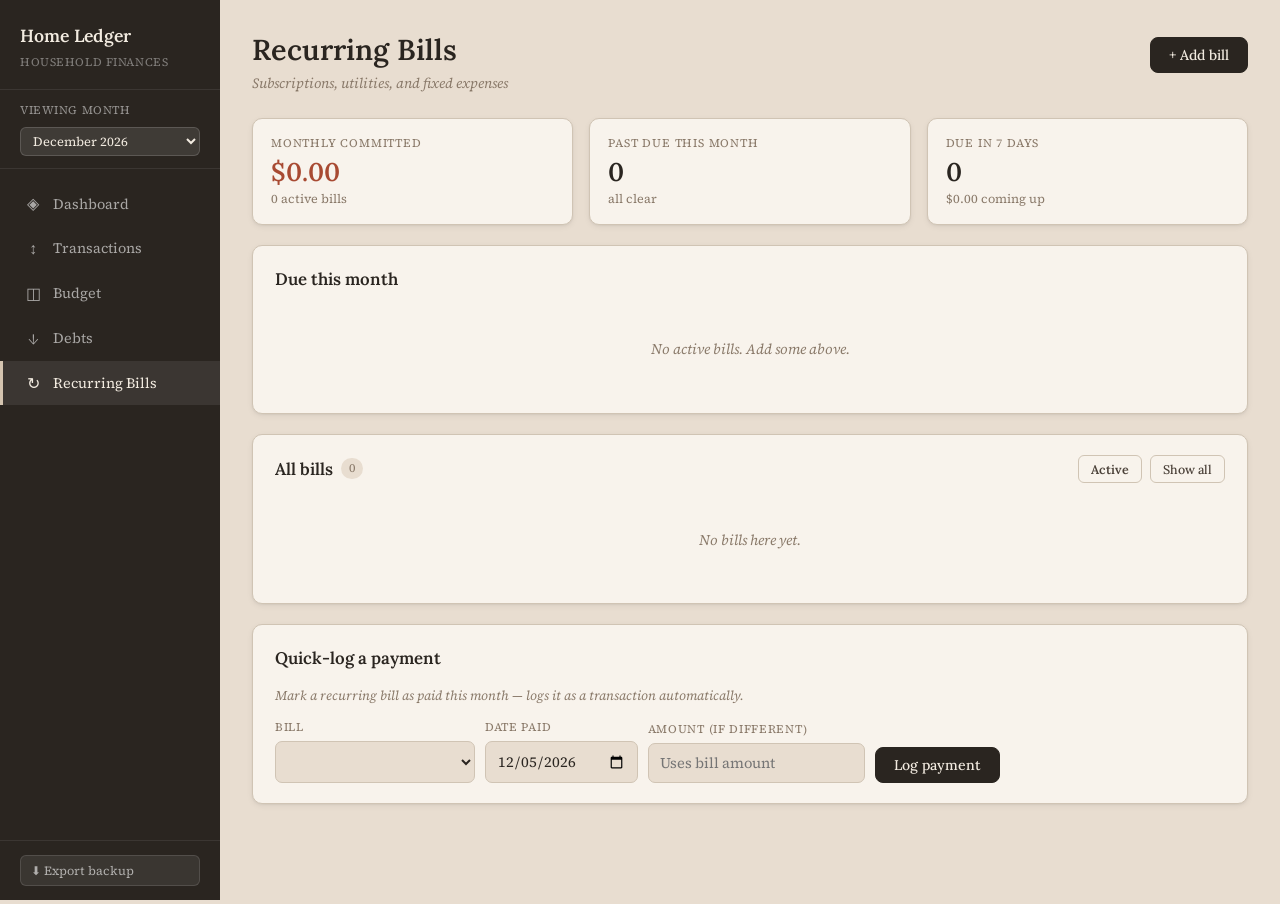
<file: recurring.html>
<!DOCTYPE html>
<html lang="en">
<head>
<meta charset="UTF-8">
<meta name="viewport" content="width=device-width, initial-scale=1.0">
<title>Home Ledger — Recurring Bills</title>
<link rel="stylesheet" href="css/style.css">
</head>
<body>

<aside class="sidebar">
  <div class="sidebar-brand">
    <span class="brand-name">Home Ledger</span>
    <span class="brand-sub">household finances</span>
  </div>
  <div class="sidebar-month">
    <div style="color:rgba(255,255,255,.5); font-size:.72rem; text-transform:uppercase; letter-spacing:.05em; margin-bottom:4px;">Viewing month</div>
    <select id="globalMonthPicker"></select>
  </div>
  <nav>
    <a href="index.html" class="nav-link"><span class="nav-icon">◈</span> Dashboard</a>
    <a href="transactions.html" class="nav-link"><span class="nav-icon">↕</span> Transactions</a>
    <a href="budget.html" class="nav-link"><span class="nav-icon">◫</span> Budget</a>
    <a href="debts.html" class="nav-link"><span class="nav-icon">↓</span> Debts</a>
    <a href="recurring.html" class="nav-link active"><span class="nav-icon">↻</span> Recurring Bills</a>
  </nav>
  <div class="sidebar-footer">
    <button id="exportBtn">⬇ Export backup</button>
  </div>
</aside>

<main class="main">
  <div class="page-header">
    <div><h1>Recurring Bills</h1><div class="page-sub">Subscriptions, utilities, and fixed expenses</div></div>
    <button class="btn primary" id="addRecurringBtn">+ Add bill</button>
  </div>

  <!-- Summary tiles -->
  <div class="grid-3 section-gap" id="recurringTiles"></div>

  <!-- Calendar view — due dates this month -->
  <div class="card section-gap">
    <h2>Due this month</h2>
    <div id="dueSoon"></div>
  </div>

  <!-- All recurring bills -->
  <div class="card section-gap">
    <div class="flex-between" style="margin-bottom:14px;">
      <h2 style="margin:0;">All bills <span class="card-count" id="billCount">0</span></h2>
      <div class="flex gap-8">
        <button class="btn sm" id="filterActiveBtn" style="font-weight:600;">Active</button>
        <button class="btn sm" id="filterAllBtn">Show all</button>
      </div>
    </div>
    <div id="recurringList"></div>
  </div>

  <!-- Log bill as paid -->
  <div class="card section-gap">
    <h2>Quick-log a payment</h2>
    <p class="text-sm text-muted italic" style="margin:0 0 14px;">Mark a recurring bill as paid this month — logs it as a transaction automatically.</p>
    <div style="display:flex; gap:10px; flex-wrap:wrap; align-items:flex-end;">
      <div class="field" style="margin:0; min-width:200px;">
        <label>Bill</label>
        <select id="logBillSelect"></select>
      </div>
      <div class="field" style="margin:0;">
        <label>Date paid</label>
        <input type="date" id="logDate">
      </div>
      <div class="field" style="margin:0;">
        <label>Amount (if different)</label>
        <input type="number" id="logAmount" min="0" step="0.01" placeholder="Uses bill amount">
      </div>
      <button class="btn primary" id="logPaymentBtn">Log payment</button>
    </div>
    <div id="logFeedback" style="margin-top:10px;font-size:.85rem;color:var(--green);display:none;">✓ Payment logged as transaction.</div>
  </div>

</main>

<!-- Add/Edit modal -->
<div class="modal-overlay" id="recurringModal">
  <div class="modal">
    <h2 id="recurringModalTitle">Add Recurring Bill</h2>
    <input type="hidden" id="recurringId">
    <div class="form-grid">
      <div class="field" style="grid-column:1/-1;">
        <label>Bill name</label>
        <input type="text" id="rLabel" placeholder="e.g. Electric, Netflix, Car Insurance">
      </div>
      <div class="field">
        <label>Amount ($/mo)</label>
        <input type="number" id="rAmount" min="0" step="0.01" placeholder="0.00">
      </div>
      <div class="field">
        <label>Due day of month</label>
        <input type="number" id="rDueDay" min="1" max="31" placeholder="e.g. 15">
      </div>
      <div class="field">
        <label>Category</label>
        <select id="rCategory"></select>
      </div>
      <div class="field">
        <label>Account used</label>
        <select id="rAccount"></select>
      </div>
    </div>
    <div class="field mt-8">
      <label>Notes</label>
      <input type="text" id="rNote" placeholder="e.g. auto-pay on Chase Freedom">
    </div>
    <div class="field mt-8 toggle-row" style="display:flex;align-items:center;gap:8px;">
      <input type="checkbox" id="rActive" checked style="width:16px;height:16px;accent-color:var(--green);">
      <label for="rActive" style="font-size:.9rem;">Active (uncheck to pause without deleting)</label>
    </div>
    <div class="modal-actions">
      <button class="btn danger" id="recurringDeleteBtn" style="display:none;">Delete</button>
      <button class="btn" id="recurringCancelBtn">Cancel</button>
      <button class="btn primary" id="recurringSaveBtn">Save</button>
    </div>
  </div>
</div>

<script src="js/data.js"></script>
<script>
const db = loadData();
let showOnlyActive = true;
let editingId = null;

function buildMonthOptions() {
  const picker = document.getElementById('globalMonthPicker');
  const now = new Date();
  const months = [];
  for (let i=-3; i<=3; i++) {
    const d = new Date(now.getFullYear(), now.getMonth()-i, 1);
    months.push(d.toISOString().slice(0,7));
  }
  picker.innerHTML = months.map(m=>`<option value="${m}" ${m===currentMonthKey()?'selected':''}>${monthLabel(m)}</option>`).join('');
}

function populateSelects() {
  const catSel = document.getElementById('rCategory');
  catSel.innerHTML = CATEGORIES.map(c=>`<option value="${c.id}">${c.icon} ${c.label}</option>`).join('');
  const accSel = document.getElementById('rAccount');
  accSel.innerHTML = db.accounts.map(a=>`<option value="${a.id}">${a.label}</option>`).join('');
}

// ── Tiles ──────────────────────────────────────────────────────
function renderTiles() {
  const active = db.recurring.filter(r=>r.active!==false);
  const totalMonthly = active.reduce((s,r)=>s+r.amount,0);
  const today = new Date().getDate();
  const overdue = active.filter(r=>r.dueDay < today).length;
  const dueSoon = active.filter(r=>{ const d=r.dueDay-today; return d>=0 && d<=7; }).length;

  document.getElementById('recurringTiles').innerHTML = `
    <div class="stat-tile negative">
      <div class="label">Monthly committed</div>
      <div class="value">${fmtMoney(totalMonthly)}</div>
      <div class="sub">${active.length} active bills</div>
    </div>
    <div class="stat-tile ${overdue>0?'negative':''}">
      <div class="label">Past due this month</div>
      <div class="value">${overdue}</div>
      <div class="sub">${overdue>0?'check these!':'all clear'}</div>
    </div>
    <div class="stat-tile ${dueSoon>0?'warning':''}">
      <div class="label">Due in 7 days</div>
      <div class="value">${dueSoon}</div>
      <div class="sub">${fmtMoney(active.filter(r=>{const d=r.dueDay-today;return d>=0&&d<=7;}).reduce((s,r)=>s+r.amount,0))} coming up</div>
    </div>
  `;
}

// ── Due this month ─────────────────────────────────────────────
function renderDueSoon() {
  const today = new Date().getDate();
  const active = db.recurring.filter(r=>r.active!==false);
  const sorted = active.map(r=>({...r,daysUntil:r.dueDay-today}))
    .sort((a,b)=>a.daysUntil-b.daysUntil);

  if (sorted.length===0) {
    document.getElementById('dueSoon').innerHTML='<div class="empty-state">No active bills. Add some above.</div>';
    return;
  }

  document.getElementById('dueSoon').innerHTML = `
    <div style="display:grid; grid-template-columns:repeat(auto-fill,minmax(200px,1fr)); gap:10px;">
      ${sorted.map(r=>{
        const past = r.daysUntil < 0;
        const urgent = !past && r.daysUntil <= 5;
        const cls = past?'overdue':urgent?'soon':'ok';
        const lbl = past?`${Math.abs(r.daysUntil)}d ago`:r.daysUntil===0?'Today':r.daysUntil===1?'Tomorrow':`Day ${r.dueDay}`;
        const cat = categoryById(r.category);
        return `<div style="background:var(--tan);border-radius:8px;padding:12px;border-left:3px solid ${cat.color};">
          <div style="font-weight:600;font-size:.9rem;margin-bottom:2px;">${escHtml(r.label)}</div>
          <div style="font-size:.82rem;color:var(--ink-light);">${fmtMoney(r.amount)}</div>
          <div style="margin-top:6px;"><span class="due-badge ${cls}">${lbl}</span></div>
        </div>`;
      }).join('')}
    </div>
  `;
}

// ── Bill list ──────────────────────────────────────────────────
function renderList() {
  const bills = showOnlyActive
    ? db.recurring.filter(r=>r.active!==false)
    : db.recurring;

  document.getElementById('billCount').textContent = db.recurring.length;

  if (bills.length===0) {
    document.getElementById('recurringList').innerHTML='<div class="empty-state">No bills here yet.</div>';
    return;
  }

  // Build log-bill select
  document.getElementById('logBillSelect').innerHTML =
    db.recurring.filter(r=>r.active!==false).map(r=>`<option value="${r.id}">${r.label} (${fmtMoney(r.amount)})</option>`).join('');

  const today = new Date().getDate();
  document.getElementById('recurringList').innerHTML = `
    <table class="data-table">
      <thead><tr>
        <th>Bill</th><th>Amount</th><th>Due day</th><th>Category</th><th>Account</th><th>Status</th><th></th>
      </tr></thead>
      <tbody>
        ${bills.sort((a,b)=>a.dueDay-b.dueDay).map(r=>{
          const cat = categoryById(r.category);
          const acct = db.accounts.find(a=>a.id===r.account);
          const days = r.dueDay - today;
          const statusCls = !r.active?'':'';
          return `<tr style="${!r.active?'opacity:.5;':''}">
            <td><strong>${escHtml(r.label)}</strong>${r.note?`<div class="text-xs text-muted">${escHtml(r.note)}</div>`:''}
            </td>
            <td class="bold">${fmtMoney(r.amount)}</td>
            <td class="text-muted">Day ${r.dueDay}</td>
            <td><span class="cat-chip" style="background:${cat.color}">${cat.icon} ${cat.label}</span></td>
            <td class="text-sm text-muted">${acct?.label||'—'}</td>
            <td>
              ${r.active===false
                ? '<span class="due-badge" style="background:var(--tan);border-color:var(--border);color:var(--ink-light);">Paused</span>'
                : days<0
                  ? '<span class="due-badge overdue">Past due</span>'
                  : days<=5
                    ? `<span class="due-badge soon">${days===0?'Today':days+'d'}</span>`
                    : '<span class="due-badge ok">On track</span>'
              }
            </td>
            <td><button class="btn sm icon-btn" data-edit-recurring="${r.id}">✎</button></td>
          </tr>`;
        }).join('')}
      </tbody>
    </table>
  `;

  document.querySelectorAll('[data-edit-recurring]').forEach(btn=>{
    btn.addEventListener('click',()=>openModal(btn.dataset.editRecurring));
  });
}

// ── Log payment ────────────────────────────────────────────────
document.getElementById('logDate').value = todayISO();
document.getElementById('logPaymentBtn').addEventListener('click', ()=>{
  const billId = document.getElementById('logBillSelect').value;
  const bill = db.recurring.find(r=>r.id===billId);
  if (!bill) return;
  const amount = parseFloat(document.getElementById('logAmount').value) || bill.amount;
  const date = document.getElementById('logDate').value || todayISO();
  db.transactions.push({
    id: uid(), date, amount, type:'expense',
    category: bill.category,
    account: bill.account,
    note: bill.label + ' (recurring)',
    receiptB64: null,
  });
  saveData(db);
  const fb = document.getElementById('logFeedback');
  fb.style.display='block';
  setTimeout(()=>fb.style.display='none', 3000);
});

// ── Filters ────────────────────────────────────────────────────
document.getElementById('filterActiveBtn').addEventListener('click',()=>{
  showOnlyActive=true;
  document.getElementById('filterActiveBtn').style.fontWeight='600';
  document.getElementById('filterAllBtn').style.fontWeight='';
  renderList();
});
document.getElementById('filterAllBtn').addEventListener('click',()=>{
  showOnlyActive=false;
  document.getElementById('filterActiveBtn').style.fontWeight='';
  document.getElementById('filterAllBtn').style.fontWeight='600';
  renderList();
});

// ── Modal ──────────────────────────────────────────────────────
document.getElementById('addRecurringBtn').addEventListener('click',()=>openModal(null));

function openModal(id) {
  editingId = id;
  const modal = document.getElementById('recurringModal');
  const deleteBtn = document.getElementById('recurringDeleteBtn');
  populateSelects();

  if (id) {
    const r = db.recurring.find(x=>x.id===id);
    document.getElementById('recurringModalTitle').textContent='Edit Bill';
    document.getElementById('recurringId').value=id;
    document.getElementById('rLabel').value=r.label;
    document.getElementById('rAmount').value=r.amount;
    document.getElementById('rDueDay').value=r.dueDay;
    document.getElementById('rCategory').value=r.category;
    document.getElementById('rAccount').value=r.account;
    document.getElementById('rNote').value=r.note||'';
    document.getElementById('rActive').checked=r.active!==false;
    deleteBtn.style.display='inline-flex';
  } else {
    document.getElementById('recurringModalTitle').textContent='Add Recurring Bill';
    document.getElementById('recurringId').value='';
    ['rLabel','rAmount','rDueDay','rNote'].forEach(i=>document.getElementById(i).value='');
    document.getElementById('rActive').checked=true;
    deleteBtn.style.display='none';
  }
  modal.classList.add('show');
}

document.getElementById('recurringCancelBtn').addEventListener('click',()=>document.getElementById('recurringModal').classList.remove('show'));
document.getElementById('recurringModal').addEventListener('click',e=>{
  if(e.target===document.getElementById('recurringModal'))document.getElementById('recurringModal').classList.remove('show');
});

document.getElementById('recurringSaveBtn').addEventListener('click',()=>{
  const id = document.getElementById('recurringId').value;
  const data = {
    label: document.getElementById('rLabel').value.trim()||'Unnamed bill',
    amount: parseFloat(document.getElementById('rAmount').value)||0,
    dueDay: parseInt(document.getElementById('rDueDay').value)||1,
    category: document.getElementById('rCategory').value,
    account: document.getElementById('rAccount').value,
    note: document.getElementById('rNote').value.trim(),
    active: document.getElementById('rActive').checked,
  };
  if (id) {
    Object.assign(db.recurring.find(r=>r.id===id), data);
  } else {
    db.recurring.push({ id:uid(), ...data });
  }
  saveData(db);
  document.getElementById('recurringModal').classList.remove('show');
  renderAll();
});

document.getElementById('recurringDeleteBtn').addEventListener('click',()=>{
  if(!confirm('Delete this bill?')) return;
  db.recurring = db.recurring.filter(r=>r.id!==editingId);
  saveData(db);
  document.getElementById('recurringModal').classList.remove('show');
  renderAll();
});

document.getElementById('exportBtn').addEventListener('click',()=>exportData(db));

function escHtml(s){const d=document.createElement('div');d.textContent=s||'';return d.innerHTML;}

function renderAll() {
  renderTiles();
  renderDueSoon();
  renderList();
}

buildMonthOptions();
renderAll();
</script>
</body>
</html>
</file>
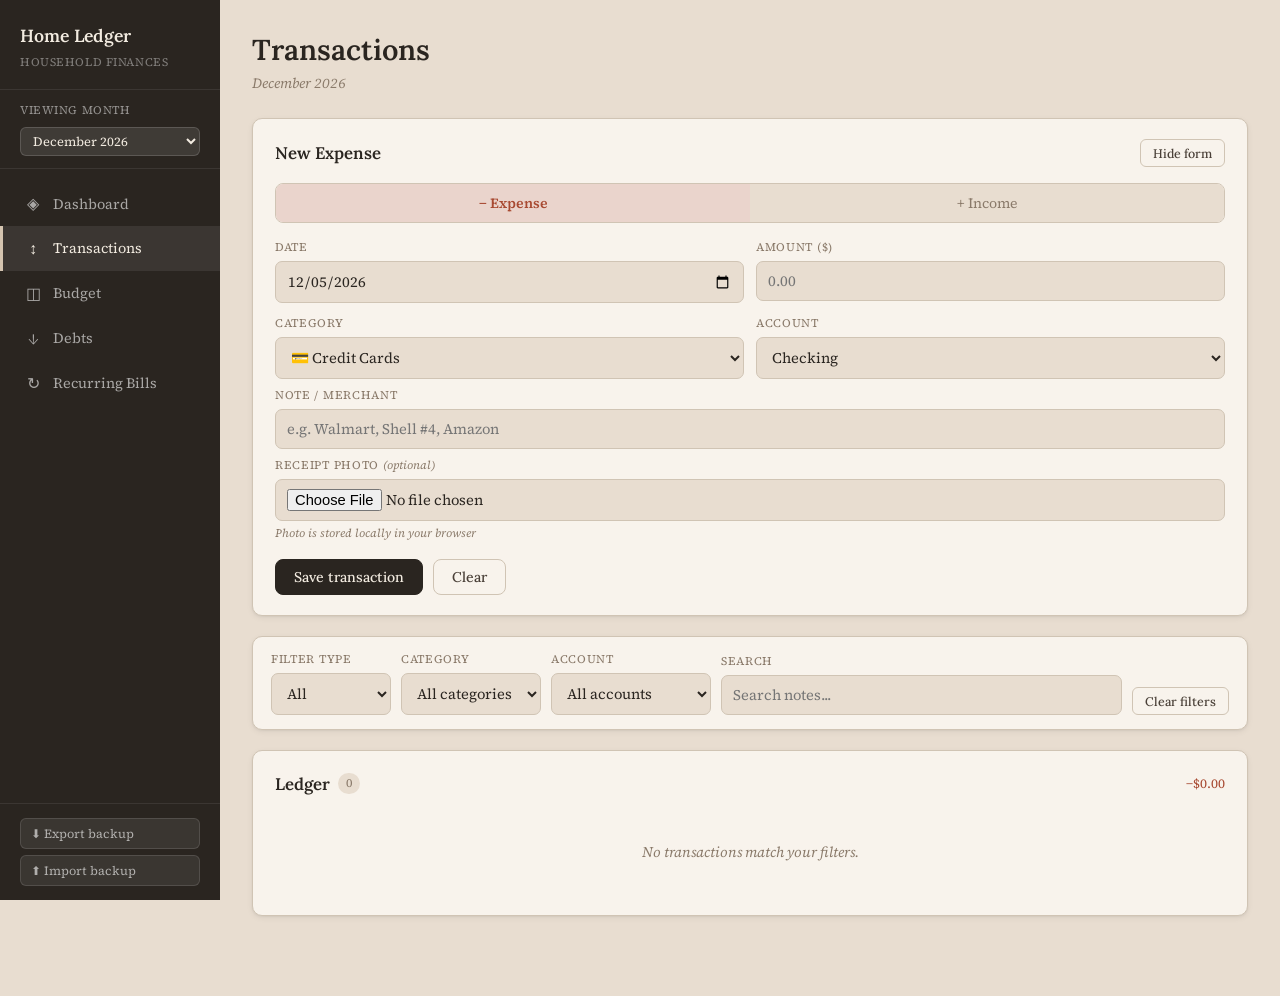
<file: transactions.html>
<!DOCTYPE html>
<html lang="en">
<head>
<meta charset="UTF-8">
<meta name="viewport" content="width=device-width, initial-scale=1.0">
<title>Home Ledger — Transactions</title>
<link rel="stylesheet" href="css/style.css">
</head>
<body>

<aside class="sidebar">
  <div class="sidebar-brand">
    <span class="brand-name">Home Ledger</span>
    <span class="brand-sub">household finances</span>
  </div>
  <div class="sidebar-month">
    <div style="color:rgba(255,255,255,.5); font-size:.72rem; text-transform:uppercase; letter-spacing:.05em; margin-bottom:4px;">Viewing month</div>
    <select id="globalMonthPicker"></select>
  </div>
  <nav>
    <a href="index.html" class="nav-link"><span class="nav-icon">◈</span> Dashboard</a>
    <a href="transactions.html" class="nav-link active"><span class="nav-icon">↕</span> Transactions</a>
    <a href="budget.html" class="nav-link"><span class="nav-icon">◫</span> Budget</a>
    <a href="debts.html" class="nav-link"><span class="nav-icon">↓</span> Debts</a>
    <a href="recurring.html" class="nav-link"><span class="nav-icon">↻</span> Recurring Bills</a>
  </nav>
  <div class="sidebar-footer">
    <button id="exportBtn">⬇ Export backup</button>
    <button id="importBtn">⬆ Import backup</button>
    <input type="file" id="importFile" accept=".json" style="display:none">
  </div>
</aside>

<main class="main">
  <div class="page-header">
    <div>
      <h1>Transactions</h1>
      <div class="page-sub" id="txSub"></div>
    </div>
    <button class="btn primary" id="openFormBtn">+ New transaction</button>
  </div>

  <!-- Quick entry card (shown by default on mobile, collapsible on desktop) -->
  <div class="card section-gap" id="entryCard">
    <div class="flex-between" style="margin-bottom:16px;">
      <h2 style="margin:0;" id="formTitle">New Transaction</h2>
      <button class="btn sm" id="collapseFormBtn">Hide form</button>
    </div>

    <!-- Expense / Income toggle -->
    <div class="type-toggle" style="margin-bottom:16px;" id="typeToggle">
      <button id="btnExpense" class="active-expense">− Expense</button>
      <button id="btnIncome">+ Income</button>
    </div>

    <div id="expenseForm">
      <div class="form-grid">
        <div class="field">
          <label>Date</label>
          <input type="date" id="txDate">
        </div>
        <div class="field">
          <label>Amount ($)</label>
          <input type="number" id="txAmount" min="0" step="0.01" placeholder="0.00" inputmode="decimal">
        </div>
        <div class="field">
          <label>Category</label>
          <select id="txCategory"></select>
        </div>
        <div class="field">
          <label>Account</label>
          <select id="txAccount"></select>
        </div>
      </div>
      <div class="field mt-8">
        <label>Note / merchant</label>
        <input type="text" id="txNote" placeholder="e.g. Walmart, Shell #4, Amazon">
      </div>
      <div class="field mt-8">
        <label>Receipt photo <span style="font-style:italic; text-transform:none; letter-spacing:0;">(optional)</span></label>
        <input type="file" id="txReceipt" accept="image/*" capture="environment">
        <div class="field-hint">Photo is stored locally in your browser</div>
        <img id="receiptPreview" class="receipt-preview mt-4" style="display:none;">
      </div>
    </div>

    <div id="incomeForm" style="display:none;">
      <div class="form-grid">
        <div class="field">
          <label>Date</label>
          <input type="date" id="incDate">
        </div>
        <div class="field">
          <label>Amount ($)</label>
          <input type="number" id="incAmount" min="0" step="0.01" placeholder="0.00" inputmode="decimal">
        </div>
        <div class="field">
          <label>Source</label>
          <select id="incSource"></select>
        </div>
        <div class="field">
          <label>Account received into</label>
          <select id="incAccount"></select>
        </div>
      </div>
      <div class="field mt-8">
        <label>Note</label>
        <input type="text" id="incNote" placeholder="e.g. eBay payout, paycheck week of...">
      </div>
    </div>

    <div class="flex" style="gap:10px; margin-top:16px;">
      <button class="btn primary" id="saveTransactionBtn">Save transaction</button>
      <button class="btn" id="clearFormBtn">Clear</button>
    </div>
  </div>

  <!-- Filter bar -->
  <div class="card section-gap" style="padding:14px 18px;">
    <div style="display:flex; gap:10px; flex-wrap:wrap; align-items:flex-end;">
      <div class="field" style="margin:0; min-width:120px;">
        <label>Filter type</label>
        <select id="filterType">
          <option value="all">All</option>
          <option value="expense">Expenses</option>
          <option value="income">Income</option>
        </select>
      </div>
      <div class="field" style="margin:0; min-width:140px;">
        <label>Category</label>
        <select id="filterCat">
          <option value="all">All categories</option>
        </select>
      </div>
      <div class="field" style="margin:0; min-width:140px;">
        <label>Account</label>
        <select id="filterAccount">
          <option value="all">All accounts</option>
        </select>
      </div>
      <div class="field" style="margin:0; flex:1; min-width:140px;">
        <label>Search</label>
        <input type="text" id="filterSearch" placeholder="Search notes...">
      </div>
      <button class="btn sm" id="clearFiltersBtn">Clear filters</button>
    </div>
  </div>

  <!-- Transaction list -->
  <div class="card">
    <div class="flex-between" style="margin-bottom:12px;">
      <h2 style="margin:0;">Ledger <span class="card-count" id="txCount">0</span></h2>
      <div class="text-sm text-muted" id="txTotals"></div>
    </div>
    <div id="txList"></div>
  </div>
</main>

<!-- Edit modal -->
<div class="modal-overlay" id="editModal">
  <div class="modal">
    <h2 id="editModalTitle">Edit Transaction</h2>
    <input type="hidden" id="editId">
    <input type="hidden" id="editType">
    <div id="editFields"></div>
    <div class="modal-actions">
      <button class="btn danger" id="deleteBtn">Delete</button>
      <button class="btn" id="editCancelBtn">Cancel</button>
      <button class="btn primary" id="editSaveBtn">Save</button>
    </div>
  </div>
</div>

<script src="js/data.js"></script>
<script>
const db = loadData();
let activeType = 'expense';
let editingId = null;
let editingType = null;
let receiptB64 = null;

// ── Populate selects ───────────────────────────────────────────
function populateSelects() {
  const catSel = document.getElementById('txCategory');
  catSel.innerHTML = CATEGORIES.map(c => `<option value="${c.id}">${c.icon} ${c.label}</option>`).join('');

  const incSrcSel = document.getElementById('incSource');
  incSrcSel.innerHTML = INCOME_SOURCES.map(s => `<option value="${s.id}">${s.label}</option>`).join('');

  [document.getElementById('txAccount'), document.getElementById('incAccount')].forEach(sel => {
    sel.innerHTML = db.accounts.map(a => `<option value="${a.id}">${a.label}</option>`).join('');
  });

  document.getElementById('filterCat').innerHTML =
    '<option value="all">All categories</option>' +
    CATEGORIES.map(c => `<option value="${c.id}">${c.label}</option>`).join('');

  document.getElementById('filterAccount').innerHTML =
    '<option value="all">All accounts</option>' +
    db.accounts.map(a => `<option value="${a.id}">${a.label}</option>`).join('');
}

// ── Month picker ───────────────────────────────────────────────
function buildMonthOptions() {
  const picker = document.getElementById('globalMonthPicker');
  const months = [];
  const now = new Date();
  for (let i = -3; i <= 18; i++) {
    const d = new Date(now.getFullYear(), now.getMonth() - i, 1);
    months.push(d.toISOString().slice(0,7));
  }
  db.transactions.forEach(t => { if (!months.includes(monthKey(t.date))) months.push(monthKey(t.date)); });
  db.income.forEach(i => { if (!months.includes(monthKey(i.date))) months.push(monthKey(i.date)); });
  months.sort().reverse();
  picker.innerHTML = months.map(m => `<option value="${m}" ${m===currentMonthKey()?'selected':''}>${monthLabel(m)}</option>`).join('');
}

function getViewMonth() { return document.getElementById('globalMonthPicker').value || currentMonthKey(); }
document.getElementById('globalMonthPicker').addEventListener('change', renderTxList);

// ── Type toggle ────────────────────────────────────────────────
document.getElementById('btnExpense').addEventListener('click', () => setType('expense'));
document.getElementById('btnIncome').addEventListener('click', () => setType('income'));

function setType(t) {
  activeType = t;
  document.getElementById('btnExpense').className = t==='expense' ? 'active-expense' : '';
  document.getElementById('btnIncome').className  = t==='income'  ? 'active-income'  : '';
  document.getElementById('expenseForm').style.display = t==='expense' ? '' : 'none';
  document.getElementById('incomeForm').style.display  = t==='income'  ? '' : 'none';
  document.getElementById('formTitle').textContent = t==='expense' ? 'New Expense' : 'New Income';
}

// ── Receipt preview ────────────────────────────────────────────
document.getElementById('txReceipt').addEventListener('change', e => {
  const file = e.target.files[0];
  if (!file) return;
  const reader = new FileReader();
  reader.onload = ev => {
    receiptB64 = ev.target.result;
    const img = document.getElementById('receiptPreview');
    img.src = receiptB64;
    img.style.display = 'block';
  };
  reader.readAsDataURL(file);
});

// ── Default date ───────────────────────────────────────────────
function setDefaultDates() {
  const today = todayISO();
  document.getElementById('txDate').value = today;
  document.getElementById('incDate').value = today;
}

// ── Save transaction ───────────────────────────────────────────
document.getElementById('saveTransactionBtn').addEventListener('click', saveTransaction);

function saveTransaction() {
  if (activeType === 'expense') {
    const amount = parseFloat(document.getElementById('txAmount').value);
    if (!amount || amount <= 0) { alert('Enter a valid amount.'); return; }
    const tx = {
      id: uid(),
      date: document.getElementById('txDate').value || todayISO(),
      amount,
      type: 'expense',
      category: document.getElementById('txCategory').value,
      account: document.getElementById('txAccount').value,
      note: document.getElementById('txNote').value.trim(),
      receiptB64: receiptB64 || null,
    };
    db.transactions.push(tx);
  } else {
    const amount = parseFloat(document.getElementById('incAmount').value);
    if (!amount || amount <= 0) { alert('Enter a valid amount.'); return; }
    const inc = {
      id: uid(),
      date: document.getElementById('incDate').value || todayISO(),
      amount,
      source: document.getElementById('incSource').value,
      account: document.getElementById('incAccount').value,
      note: document.getElementById('incNote').value.trim(),
    };
    db.income.push(inc);
  }
  saveData(db);
  clearForm();
  renderTxList();
}

function clearForm() {
  document.getElementById('txAmount').value = '';
  document.getElementById('txNote').value = '';
  document.getElementById('txReceipt').value = '';
  document.getElementById('incAmount').value = '';
  document.getElementById('incNote').value = '';
  document.getElementById('receiptPreview').style.display = 'none';
  receiptB64 = null;
  setDefaultDates();
}

document.getElementById('clearFormBtn').addEventListener('click', clearForm);

// ── Form collapse ──────────────────────────────────────────────
let formVisible = true;
document.getElementById('collapseFormBtn').addEventListener('click', () => {
  formVisible = !formVisible;
  document.getElementById('entryCard').style.display = formVisible ? '' : 'none';
  document.getElementById('openFormBtn').style.display = formVisible ? 'none' : '';
});
document.getElementById('openFormBtn').addEventListener('click', () => {
  formVisible = true;
  document.getElementById('entryCard').style.display = '';
  document.getElementById('openFormBtn').style.display = 'none';
});
document.getElementById('openFormBtn').style.display = 'none';

// ── Render list ────────────────────────────────────────────────
function renderTxList() {
  const mk = getViewMonth();
  const filterType = document.getElementById('filterType').value;
  const filterCat = document.getElementById('filterCat').value;
  const filterAcc = document.getElementById('filterAccount').value;
  const search = document.getElementById('filterSearch').value.toLowerCase().trim();

  // combine transactions + income into one list
  let rows = [
    ...getMonthTransactions(db, mk).map(t => ({ ...t, _kind:'tx' })),
    ...getMonthIncome(db, mk).map(i => ({ ...i, type:'income', _kind:'inc', category:'income' })),
  ];

  if (filterType !== 'all') rows = rows.filter(r => r.type === filterType);
  if (filterCat !== 'all') rows = rows.filter(r => r.category === filterCat);
  if (filterAcc !== 'all') rows = rows.filter(r => r.account === filterAcc);
  if (search) rows = rows.filter(r => (r.note||'').toLowerCase().includes(search) || (r.source||'').toLowerCase().includes(search));

  rows.sort((a,b) => b.date.localeCompare(a.date));

  const totalExp = rows.filter(r=>r.type==='expense').reduce((s,r)=>s+r.amount,0);
  const totalInc = rows.filter(r=>r.type==='income').reduce((s,r)=>s+r.amount,0);

  document.getElementById('txCount').textContent = rows.length;
  document.getElementById('txSub').textContent = monthLabel(mk);
  document.getElementById('txTotals').innerHTML =
    `<span class="red">−${fmtMoney(totalExp)}</span>` +
    (totalInc>0 ? ` · <span class="green">+${fmtMoney(totalInc)}</span>` : '');

  const el = document.getElementById('txList');
  if (rows.length === 0) {
    el.innerHTML = '<div class="empty-state">No transactions match your filters.</div>';
    return;
  }

  el.innerHTML = `<table class="data-table">
    <thead><tr>
      <th>Date</th><th>Note</th><th>Category / Source</th><th>Account</th><th class="text-right">Amount</th><th></th>
    </tr></thead>
    <tbody>
    ${rows.map(r => {
      const isIncome = r.type === 'income';
      const cat = isIncome
        ? { label: INCOME_SOURCES.find(s=>s.id===r.source)?.label || r.source, color:'var(--green)', icon:'↑' }
        : categoryById(r.category);
      const acct = db.accounts.find(a=>a.id===r.account);
      return `<tr>
        <td class="text-muted text-sm">${fmtDate(r.date)}</td>
        <td>
          ${escHtml(r.note||r.source||'—')}
          ${r.receiptB64 ? `<img src="${r.receiptB64}" class="receipt-preview" style="width:28px;height:28px;margin-left:6px;vertical-align:middle;" onclick="showReceipt('${r.id}')">` : ''}
        </td>
        <td><span class="cat-chip" style="background:${cat.color}">${cat.icon} ${cat.label}</span></td>
        <td class="text-sm text-muted">${acct?.label||'—'}</td>
        <td class="text-right ${isIncome?'amount-income':'amount-expense'}">${isIncome?'+':'−'}${fmtMoney(r.amount)}</td>
        <td><button class="btn sm icon-btn" data-edit-id="${r.id}" data-edit-kind="${r._kind}">✎</button></td>
      </tr>`;
    }).join('')}
    </tbody>
  </table>`;

  el.querySelectorAll('[data-edit-id]').forEach(btn => {
    btn.addEventListener('click', () => openEditModal(btn.dataset.editId, btn.dataset.editKind));
  });
}

function fmtDate(iso) {
  const d = new Date(iso + 'T12:00:00');
  return d.toLocaleDateString('en-US', { month:'short', day:'numeric', year:'2-digit' });
}
function escHtml(s) { const d=document.createElement('div');d.textContent=s||'';return d.innerHTML; }

// ── Filters ────────────────────────────────────────────────────
['filterType','filterCat','filterAccount','filterSearch'].forEach(id => {
  document.getElementById(id).addEventListener('input', renderTxList);
  document.getElementById(id).addEventListener('change', renderTxList);
});
document.getElementById('clearFiltersBtn').addEventListener('click', () => {
  document.getElementById('filterType').value = 'all';
  document.getElementById('filterCat').value = 'all';
  document.getElementById('filterAccount').value = 'all';
  document.getElementById('filterSearch').value = '';
  renderTxList();
});

// ── Edit modal ─────────────────────────────────────────────────
function openEditModal(id, kind) {
  editingId = id;
  editingType = kind;
  const overlay = document.getElementById('editModal');

  let item;
  if (kind === 'tx') {
    item = db.transactions.find(t=>t.id===id);
    document.getElementById('editModalTitle').textContent = 'Edit Expense';
    document.getElementById('editFields').innerHTML = `
      <div class="form-grid">
        <div class="field"><label>Date</label><input type="date" id="ed_date" value="${item.date}"></div>
        <div class="field"><label>Amount</label><input type="number" id="ed_amount" value="${item.amount}" step="0.01"></div>
        <div class="field"><label>Category</label>
          <select id="ed_cat">${CATEGORIES.map(c=>`<option value="${c.id}" ${c.id===item.category?'selected':''}>${c.icon} ${c.label}</option>`).join('')}</select>
        </div>
        <div class="field"><label>Account</label>
          <select id="ed_acc">${db.accounts.map(a=>`<option value="${a.id}" ${a.id===item.account?'selected':''}>${a.label}</option>`).join('')}</select>
        </div>
      </div>
      <div class="field mt-8"><label>Note</label><input type="text" id="ed_note" value="${escHtml(item.note||'')}"></div>
      ${item.receiptB64 ? `<img src="${item.receiptB64}" style="max-width:200px;border-radius:8px;margin-top:12px;">` : ''}
    `;
  } else {
    item = db.income.find(i=>i.id===id);
    document.getElementById('editModalTitle').textContent = 'Edit Income';
    document.getElementById('editFields').innerHTML = `
      <div class="form-grid">
        <div class="field"><label>Date</label><input type="date" id="ed_date" value="${item.date}"></div>
        <div class="field"><label>Amount</label><input type="number" id="ed_amount" value="${item.amount}" step="0.01"></div>
        <div class="field"><label>Source</label>
          <select id="ed_cat">${INCOME_SOURCES.map(s=>`<option value="${s.id}" ${s.id===item.source?'selected':''}>${s.label}</option>`).join('')}</select>
        </div>
        <div class="field"><label>Account</label>
          <select id="ed_acc">${db.accounts.map(a=>`<option value="${a.id}" ${a.id===item.account?'selected':''}>${a.label}</option>`).join('')}</select>
        </div>
      </div>
      <div class="field mt-8"><label>Note</label><input type="text" id="ed_note" value="${escHtml(item.note||'')}"></div>
    `;
  }
  overlay.classList.add('show');
}

document.getElementById('editCancelBtn').addEventListener('click', () => {
  document.getElementById('editModal').classList.remove('show');
});
document.getElementById('editModal').addEventListener('click', e => {
  if (e.target === document.getElementById('editModal'))
    document.getElementById('editModal').classList.remove('show');
});

document.getElementById('editSaveBtn').addEventListener('click', () => {
  const amount = parseFloat(document.getElementById('ed_amount').value);
  if (!amount) return;
  if (editingType === 'tx') {
    const tx = db.transactions.find(t=>t.id===editingId);
    tx.date = document.getElementById('ed_date').value;
    tx.amount = amount;
    tx.category = document.getElementById('ed_cat').value;
    tx.account = document.getElementById('ed_acc').value;
    tx.note = document.getElementById('ed_note').value;
  } else {
    const inc = db.income.find(i=>i.id===editingId);
    inc.date = document.getElementById('ed_date').value;
    inc.amount = amount;
    inc.source = document.getElementById('ed_cat').value;
    inc.account = document.getElementById('ed_acc').value;
    inc.note = document.getElementById('ed_note').value;
  }
  saveData(db);
  document.getElementById('editModal').classList.remove('show');
  renderTxList();
});

document.getElementById('deleteBtn').addEventListener('click', () => {
  if (!confirm('Delete this transaction?')) return;
  if (editingType === 'tx') db.transactions = db.transactions.filter(t=>t.id!==editingId);
  else db.income = db.income.filter(i=>i.id!==editingId);
  saveData(db);
  document.getElementById('editModal').classList.remove('show');
  renderTxList();
});

function showReceipt(id) {
  const tx = db.transactions.find(t=>t.id===id);
  if (!tx?.receiptB64) return;
  window.open(tx.receiptB64, '_blank');
}

// ── Export / import ────────────────────────────────────────────
document.getElementById('exportBtn').addEventListener('click', () => exportData(db));
document.getElementById('importBtn').addEventListener('click', () => document.getElementById('importFile').click());
document.getElementById('importFile').addEventListener('change', e => {
  const f = e.target.files[0]; if (!f) return;
  const r = new FileReader();
  r.onload = ev => {
    try { Object.assign(db, JSON.parse(ev.target.result)); saveData(db); renderTxList(); }
    catch { alert('Could not read backup file.'); }
  };
  r.readAsText(f); e.target.value = '';
});

// ── Init ───────────────────────────────────────────────────────
buildMonthOptions();
populateSelects();
setDefaultDates();
setType('expense');
renderTxList();

// Auto-open new form if URL has #new
if (location.hash === '#new') {
  document.getElementById('openFormBtn').click();
}
</script>
</body>
</html>
</file>
<file: css/style.css>
/* ================================================================
   Home Ledger — shared styles
   ================================================================ */

@import url('https://fonts.googleapis.com/css2?family=Lora:ital,wght@0,400..700;1,400..500&family=Source+Serif+4:opsz,wght@8..60,300;8..60,400;8..60,500&display=swap');

:root {
  --tan:        #E8DDD0;
  --tan-dark:   #D4C4B0;
  --paper:      #F2EBE0;
  --paper-raised: #F8F3EC;
  --ink:        #2A2520;
  --ink-soft:   #4A4038;
  --ink-light:  #8A7A6A;
  --border:     #D0C4B4;

  --green:      #4E7A60;
  --green-bg:   #D8EAE0;
  --red:        #A84A32;
  --red-bg:     #EAD4CC;
  --amber:      #B8842A;
  --amber-bg:   #EDE0C4;
  --blue:       #4A6E8A;
  --blue-bg:    #D4E4F0;

  --sidebar-w:  220px;
  --radius:     10px;
  --shadow:     0 1px 3px rgba(42,37,32,.07), 0 4px 14px rgba(42,37,32,.08);
  --shadow-sm:  0 1px 2px rgba(42,37,32,.06), 0 2px 6px rgba(42,37,32,.06);

  --font-head:  'Lora', Georgia, serif;
  --font-body:  'Source Serif 4', Georgia, serif;
}

*, *::before, *::after { box-sizing: border-box; }
html { scroll-behavior: smooth; }

body {
  margin: 0;
  font-family: var(--font-body);
  font-size: 15px;
  background: var(--tan);
  color: var(--ink);
  line-height: 1.55;
  -webkit-font-smoothing: antialiased;
  min-height: 100vh;
  display: flex;
}

/* ── Sidebar nav ─────────────────────────────────────────────── */
.sidebar {
  width: var(--sidebar-w);
  background: var(--ink);
  color: var(--paper);
  display: flex;
  flex-direction: column;
  padding: 0;
  position: fixed;
  top: 0; left: 0; bottom: 0;
  z-index: 100;
  overflow-y: auto;
}

.sidebar-brand {
  padding: 22px 20px 16px;
  border-bottom: 1px solid rgba(255,255,255,.08);
}
.sidebar-brand .brand-name {
  font-family: var(--font-head);
  font-size: 1.1rem;
  font-weight: 600;
  color: var(--paper);
  display: block;
}
.sidebar-brand .brand-sub {
  font-size: 0.72rem;
  color: rgba(255,255,255,.4);
  letter-spacing: .05em;
  text-transform: uppercase;
}

.sidebar-month {
  padding: 12px 20px;
  border-bottom: 1px solid rgba(255,255,255,.08);
  font-size: 0.8rem;
  color: rgba(255,255,255,.5);
}
.sidebar-month select {
  background: rgba(255,255,255,.1);
  border: 1px solid rgba(255,255,255,.15);
  color: var(--paper);
  border-radius: 6px;
  padding: 4px 8px;
  font-family: var(--font-body);
  font-size: 0.8rem;
  width: 100%;
  margin-top: 4px;
}

.sidebar nav { flex: 1; padding: 12px 0; }

.nav-link {
  display: flex;
  align-items: center;
  gap: 10px;
  padding: 10px 20px;
  color: rgba(255,255,255,.6);
  text-decoration: none;
  font-size: 0.9rem;
  transition: all .13s ease;
  border-left: 3px solid transparent;
}
.nav-link:hover { color: var(--paper); background: rgba(255,255,255,.06); }
.nav-link.active { color: var(--paper); border-left-color: var(--tan-dark); background: rgba(255,255,255,.08); }
.nav-link .nav-icon { font-size: 1rem; width: 20px; text-align: center; }

.sidebar-footer {
  padding: 14px 20px;
  border-top: 1px solid rgba(255,255,255,.08);
  display: flex;
  flex-direction: column;
  gap: 6px;
}
.sidebar-footer button {
  background: rgba(255,255,255,.08);
  border: 1px solid rgba(255,255,255,.12);
  color: rgba(255,255,255,.6);
  border-radius: 6px;
  padding: 6px 10px;
  font-family: var(--font-body);
  font-size: 0.78rem;
  cursor: pointer;
  text-align: left;
  transition: all .13s;
}
.sidebar-footer button:hover { color: var(--paper); background: rgba(255,255,255,.14); }

/* ── Main content ────────────────────────────────────────────── */
.main {
  margin-left: var(--sidebar-w);
  flex: 1;
  padding: 28px 32px 80px;
  max-width: 1100px;
}

.page-header {
  margin-bottom: 24px;
  display: flex;
  justify-content: space-between;
  align-items: baseline;
  flex-wrap: wrap;
  gap: 12px;
}
.page-header h1 {
  font-family: var(--font-head);
  font-size: 1.8rem;
  margin: 0;
  font-weight: 600;
}
.page-header .page-sub {
  font-size: 0.88rem;
  color: var(--ink-light);
  font-style: italic;
}

/* ── Cards ───────────────────────────────────────────────────── */
.card {
  background: var(--paper-raised);
  border: 1px solid var(--border);
  border-radius: var(--radius);
  padding: 20px 22px;
  box-shadow: var(--shadow-sm);
}

.card h2 {
  font-family: var(--font-head);
  font-size: 1.05rem;
  margin: 0 0 14px;
  font-weight: 600;
  display: flex;
  align-items: center;
  gap: 8px;
}
.card h2 .card-count {
  font-family: var(--font-body);
  font-size: 0.75rem;
  font-weight: 400;
  color: var(--ink-light);
  background: var(--tan);
  border-radius: 999px;
  padding: 1px 8px;
}

.grid-2 { display: grid; grid-template-columns: 1fr 1fr; gap: 16px; }
.grid-3 { display: grid; grid-template-columns: repeat(3,1fr); gap: 16px; }
.grid-4 { display: grid; grid-template-columns: repeat(4,1fr); gap: 16px; }

@media (max-width: 900px) {
  .grid-4 { grid-template-columns: repeat(2,1fr); }
  .grid-3 { grid-template-columns: repeat(2,1fr); }
}
@media (max-width: 600px) {
  .grid-2, .grid-3, .grid-4 { grid-template-columns: 1fr; }
  .sidebar { width: 100%; height: auto; position: relative; }
  .main { margin-left: 0; padding: 16px; }
  body { flex-direction: column; }
}

/* ── Stat tiles ──────────────────────────────────────────────── */
.stat-tile {
  background: var(--paper-raised);
  border: 1px solid var(--border);
  border-radius: var(--radius);
  padding: 16px 18px;
  box-shadow: var(--shadow-sm);
}
.stat-tile .label {
  font-size: 0.72rem;
  text-transform: uppercase;
  letter-spacing: .07em;
  color: var(--ink-light);
  margin-bottom: 6px;
}
.stat-tile .value {
  font-family: var(--font-head);
  font-size: 1.6rem;
  font-weight: 600;
  line-height: 1;
}
.stat-tile .sub {
  font-size: 0.78rem;
  color: var(--ink-light);
  margin-top: 4px;
}
.stat-tile.positive .value { color: var(--green); }
.stat-tile.negative .value { color: var(--red); }
.stat-tile.warning .value  { color: var(--amber); }

/* ── Budget bars ─────────────────────────────────────────────── */
.budget-row {
  display: grid;
  grid-template-columns: 130px 1fr 90px;
  align-items: center;
  gap: 10px;
  padding: 8px 0;
  border-bottom: 1px solid var(--tan-dark);
  font-size: 0.88rem;
}
.budget-row:last-child { border-bottom: none; }
.budget-row .cat-label {
  display: flex; align-items: center; gap: 6px;
  font-size: 0.85rem;
  white-space: nowrap;
  overflow: hidden;
  text-overflow: ellipsis;
}
.budget-row .cat-icon { font-size: 0.9rem; }

.bar-track {
  height: 8px;
  background: var(--tan);
  border-radius: 999px;
  overflow: hidden;
}
.bar-fill {
  height: 100%;
  border-radius: 999px;
  transition: width .4s ease;
  min-width: 2px;
}
.bar-fill.over  { background: var(--red) !important; }
.bar-fill.warn  { background: var(--amber) !important; }

.budget-row .amounts {
  text-align: right;
  font-size: 0.78rem;
  color: var(--ink-light);
  white-space: nowrap;
}
.budget-row .amounts .spent { color: var(--ink); font-weight: 500; }
.budget-row .amounts.over .spent { color: var(--red); }

/* ── Buttons ─────────────────────────────────────────────────── */
.btn {
  font-family: var(--font-head);
  font-weight: 500;
  border: 1px solid var(--border);
  background: var(--paper-raised);
  color: var(--ink-soft);
  padding: 8px 18px;
  border-radius: 8px;
  cursor: pointer;
  font-size: 0.88rem;
  transition: all .14s;
  text-decoration: none;
  display: inline-flex;
  align-items: center;
  gap: 6px;
}
.btn:hover { box-shadow: var(--shadow-sm); border-color: var(--ink-light); }
.btn.primary { background: var(--ink); color: var(--paper); border-color: var(--ink); }
.btn.primary:hover { background: var(--ink-soft); }
.btn.danger { background: var(--red-bg); border-color: var(--red); color: var(--red); }
.btn.success { background: var(--green-bg); border-color: var(--green); color: var(--green); }
.btn.sm { padding: 5px 12px; font-size: 0.78rem; border-radius: 6px; }
.btn.icon-btn { padding: 5px 8px; font-size: 0.85rem; }

/* ── Forms ───────────────────────────────────────────────────── */
.form-grid { display: grid; grid-template-columns: 1fr 1fr; gap: 12px; }
.form-grid.cols-3 { grid-template-columns: 1fr 1fr 1fr; }
.form-grid.full { grid-template-columns: 1fr; }

@media (max-width: 600px) {
  .form-grid, .form-grid.cols-3 { grid-template-columns: 1fr; }
}

.field { display: flex; flex-direction: column; gap: 4px; }
.field label {
  font-size: 0.72rem;
  text-transform: uppercase;
  letter-spacing: .06em;
  color: var(--ink-light);
}
.field input, .field select, .field textarea {
  padding: 9px 11px;
  border: 1px solid var(--border);
  border-radius: 7px;
  background: var(--tan);
  font-family: var(--font-body);
  font-size: 0.92rem;
  color: var(--ink);
  transition: border-color .12s;
}
.field input:focus, .field select:focus, .field textarea:focus {
  outline: none;
  border-color: var(--ink-light);
}
.field textarea { resize: vertical; min-height: 52px; }
.field .field-hint { font-size: 0.72rem; color: var(--ink-light); font-style: italic; }

.type-toggle {
  display: flex;
  gap: 0;
  border: 1px solid var(--border);
  border-radius: 8px;
  overflow: hidden;
}
.type-toggle button {
  flex: 1;
  border: none;
  padding: 9px;
  font-family: var(--font-body);
  font-size: 0.88rem;
  cursor: pointer;
  background: var(--tan);
  color: var(--ink-light);
  transition: all .12s;
}
.type-toggle button.active-expense {
  background: var(--red-bg); color: var(--red); font-weight: 600;
}
.type-toggle button.active-income {
  background: var(--green-bg); color: var(--green); font-weight: 600;
}

/* ── Table ───────────────────────────────────────────────────── */
.data-table { width: 100%; border-collapse: collapse; font-size: 0.88rem; }
.data-table th {
  text-align: left;
  font-size: 0.7rem;
  text-transform: uppercase;
  letter-spacing: .07em;
  color: var(--ink-light);
  padding: 8px 10px;
  border-bottom: 1px solid var(--border);
  font-weight: 600;
}
.data-table td {
  padding: 9px 10px;
  border-bottom: 1px solid var(--tan-dark);
  vertical-align: middle;
}
.data-table tr:last-child td { border-bottom: none; }
.data-table tr:hover td { background: rgba(0,0,0,.02); }

.cat-chip {
  display: inline-flex;
  align-items: center;
  gap: 4px;
  font-size: 0.72rem;
  padding: 2px 8px;
  border-radius: 999px;
  color: #fff;
  white-space: nowrap;
}
.amount-expense { color: var(--red); font-weight: 500; }
.amount-income  { color: var(--green); font-weight: 500; }

/* ── Debt card ───────────────────────────────────────────────── */
.debt-card {
  background: var(--paper-raised);
  border: 1px solid var(--border);
  border-radius: var(--radius);
  padding: 16px 18px;
  border-left: 4px solid var(--ink-light);
  box-shadow: var(--shadow-sm);
}
.debt-card .debt-name { font-family: var(--font-head); font-weight: 600; font-size: 0.95rem; }
.debt-card .debt-balance { font-size: 1.3rem; font-weight: 700; font-family: var(--font-head); margin: 4px 0; }
.debt-card .debt-meta { font-size: 0.75rem; color: var(--ink-light); }

.payoff-bar { margin: 8px 0; }
.payoff-bar .bar-track { height: 7px; background: var(--tan-dark); }

/* ── Recurring ───────────────────────────────────────────────── */
.recurring-item {
  display: flex;
  justify-content: space-between;
  align-items: center;
  padding: 10px 0;
  border-bottom: 1px solid var(--tan-dark);
  gap: 12px;
}
.recurring-item:last-child { border-bottom: none; }
.recurring-item .ri-name { font-size: 0.92rem; font-weight: 500; }
.recurring-item .ri-meta { font-size: 0.75rem; color: var(--ink-light); }
.due-badge {
  font-size: 0.72rem;
  padding: 2px 8px;
  border-radius: 999px;
  white-space: nowrap;
  border: 1px solid;
}
.due-badge.overdue { background: var(--red-bg); color: var(--red); border-color: var(--red); }
.due-badge.soon    { background: var(--amber-bg); color: var(--amber); border-color: var(--amber); }
.due-badge.ok      { background: var(--green-bg); color: var(--green); border-color: var(--green); }

/* ── Modal ───────────────────────────────────────────────────── */
.modal-overlay {
  position: fixed; inset: 0;
  background: rgba(42,37,32,.4);
  display: none;
  align-items: center;
  justify-content: center;
  z-index: 500;
  padding: 20px;
}
.modal-overlay.show { display: flex; }
.modal {
  background: var(--paper-raised);
  border-radius: 14px;
  padding: 26px;
  width: 100%; max-width: 520px;
  max-height: 90vh;
  overflow-y: auto;
  box-shadow: 0 8px 40px rgba(42,37,32,.18);
  border: 1px solid var(--border);
}
.modal h2 { font-family: var(--font-head); margin: 0 0 18px; font-size: 1.2rem; }
.modal-actions { display: flex; justify-content: flex-end; gap: 10px; margin-top: 20px; }

/* ── Pie chart ───────────────────────────────────────────────── */
.pie-wrap { position: relative; width: 180px; height: 180px; margin: 0 auto; }
.pie-legend { display: flex; flex-direction: column; gap: 5px; }
.pie-legend-item {
  display: flex; align-items: center; gap: 7px; font-size: 0.78rem;
}
.pie-legend-dot { width: 10px; height: 10px; border-radius: 50%; flex-shrink: 0; }

/* ── Receipt preview ─────────────────────────────────────────── */
.receipt-preview {
  width: 60px; height: 60px; object-fit: cover;
  border-radius: 6px; border: 1px solid var(--border);
  cursor: pointer;
}

/* ── Month nav ───────────────────────────────────────────────── */
.month-nav {
  display: flex; align-items: center; gap: 10px;
}
.month-nav .month-label {
  font-family: var(--font-head);
  font-size: 1rem;
  min-width: 150px;
  text-align: center;
}

/* ── Utility ─────────────────────────────────────────────────── */
.mt-4  { margin-top: 4px; }
.mt-8  { margin-top: 8px; }
.mt-16 { margin-top: 16px; }
.mt-24 { margin-top: 24px; }
.gap-8 { gap: 8px; }

.flex { display: flex; }
.flex-between { display: flex; justify-content: space-between; align-items: center; }
.flex-center  { display: flex; align-items: center; }
.flex-col     { display: flex; flex-direction: column; }
.flex-wrap    { flex-wrap: wrap; }

.text-right { text-align: right; }
.text-muted { color: var(--ink-light); }
.text-sm    { font-size: 0.82rem; }
.text-xs    { font-size: 0.72rem; }
.italic     { font-style: italic; }
.bold       { font-weight: 600; }
.green      { color: var(--green); }
.red        { color: var(--red); }
.amber      { color: var(--amber); }

::-webkit-scrollbar { width: 8px; }
::-webkit-scrollbar-track { background: var(--tan); }
::-webkit-scrollbar-thumb { background: var(--border); border-radius: 4px; }

a:focus-visible, button:focus-visible, input:focus-visible,
select:focus-visible, textarea:focus-visible {
  outline: 2px solid var(--blue);
  outline-offset: 2px;
}

/* ── Empty state ─────────────────────────────────────────────── */
.empty-state {
  text-align: center;
  padding: 32px 20px;
  color: var(--ink-light);
  font-style: italic;
  font-size: 0.9rem;
}

/* ── Tabs (within page) ──────────────────────────────────────── */
.inner-tabs {
  display: flex;
  border-bottom: 1px solid var(--border);
  margin-bottom: 20px;
  gap: 0;
}
.inner-tab {
  padding: 8px 16px;
  font-size: 0.85rem;
  border: none;
  background: none;
  cursor: pointer;
  color: var(--ink-light);
  border-bottom: 2px solid transparent;
  margin-bottom: -1px;
  font-family: var(--font-body);
  transition: all .12s;
}
.inner-tab:hover { color: var(--ink); }
.inner-tab.active { color: var(--ink); font-weight: 600; border-bottom-color: var(--ink); }

/* ── Section label ───────────────────────────────────────────── */
.section-gap { margin-bottom: 20px; }
.section-title {
  font-family: var(--font-head);
  font-size: 0.72rem;
  text-transform: uppercase;
  letter-spacing: .08em;
  color: var(--ink-light);
  margin: 0 0 10px;
}
</file>
